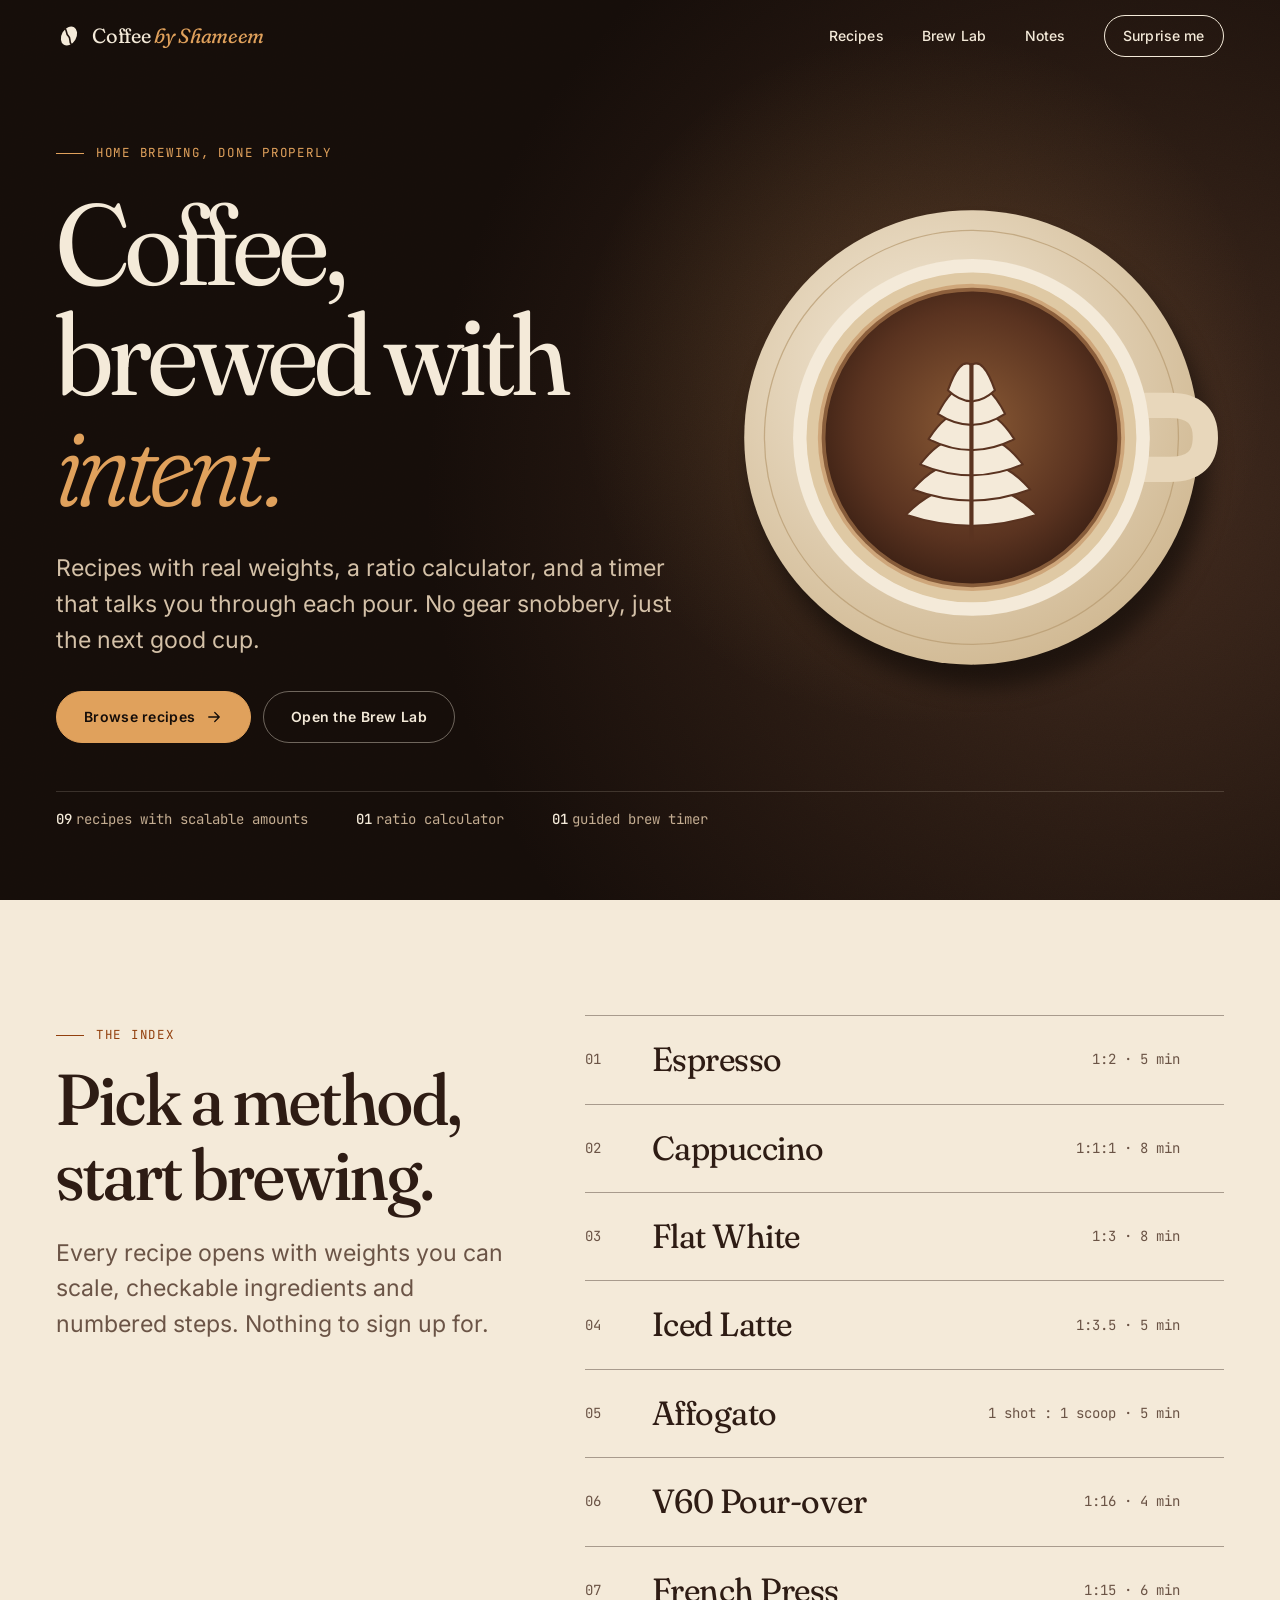
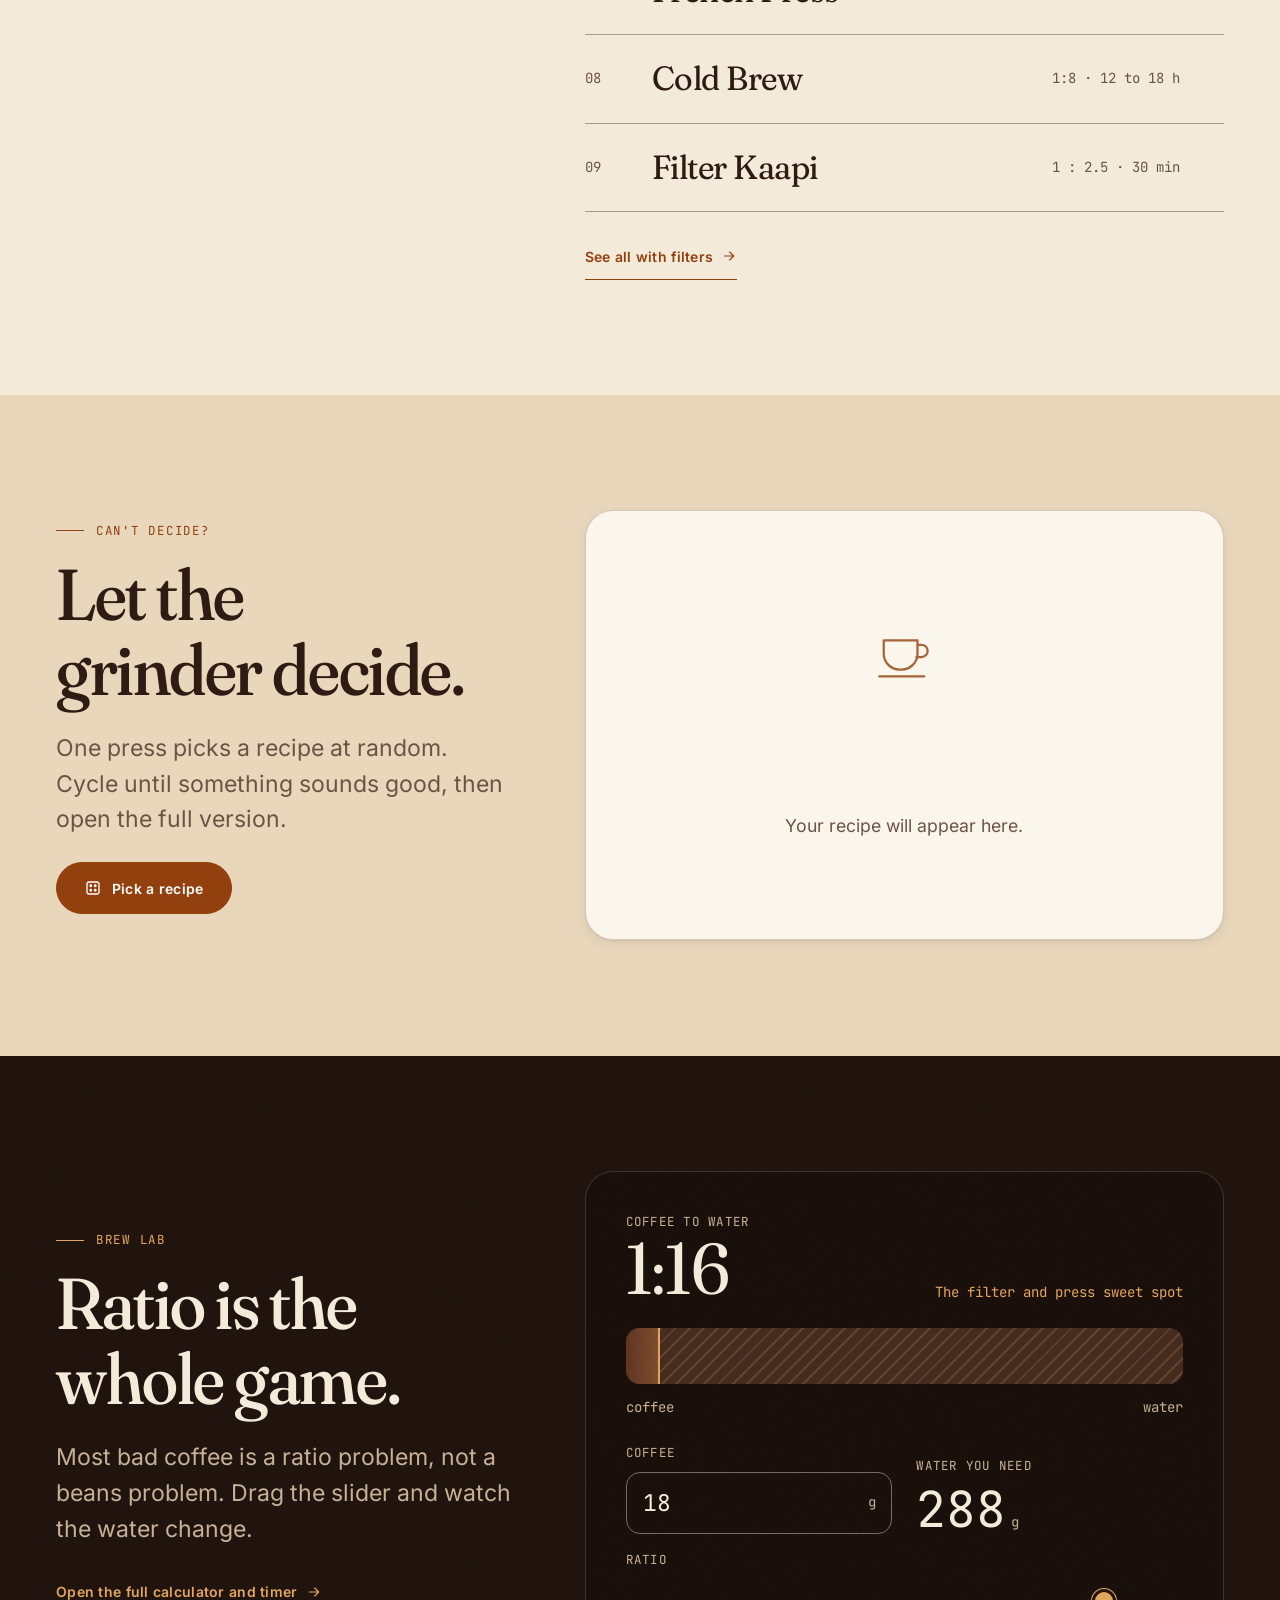
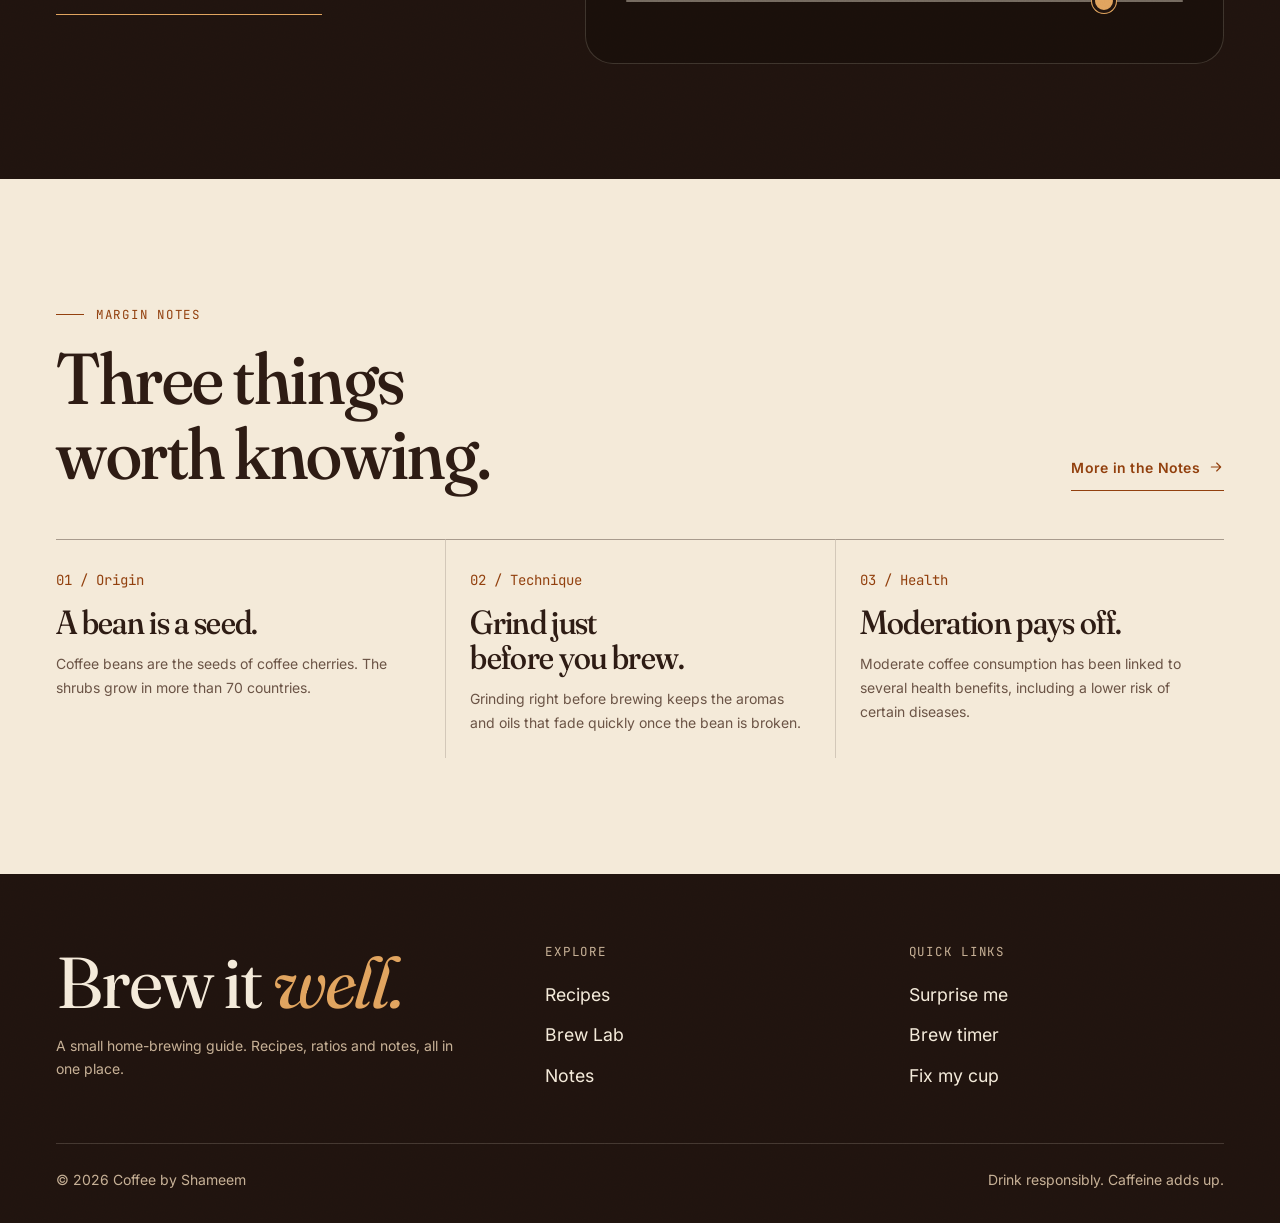
<file: index.html>
<!DOCTYPE html>
<html lang="en">
<head>
  <meta charset="UTF-8">
  <meta name="viewport" content="width=device-width, initial-scale=1">
  <title>Coffee by Shameem — recipes, ratios and a brew timer</title>
  <meta name="description" content="Nine coffee recipes with scalable ingredients, a ratio calculator, a guided brew timer and plain-English troubleshooting. Brew a better cup at home.">
  <meta name="theme-color" content="#150d09">
  <meta property="og:type" content="website">
  <meta property="og:title" content="Coffee by Shameem">
  <meta property="og:description" content="Nine recipes, a ratio calculator and a guided brew timer for better coffee at home.">
  <meta property="og:image" content="assets/og-image.png">
  <meta name="twitter:card" content="summary_large_image">
  <link rel="icon" href="assets/favicon.svg" type="image/svg+xml">
  <link rel="preload" href="assets/fonts/fraunces-latin-full-normal.woff2" as="font" type="font/woff2" crossorigin>
  <link rel="stylesheet" href="css/fonts.css">
  <link rel="stylesheet" href="css/tokens.css">
  <link rel="stylesheet" href="css/base.css">
  <link rel="stylesheet" href="css/components.css">
  <link rel="stylesheet" href="css/pages.css">
  <script>document.documentElement.classList.add('js');</script>
</head>
<body class="has-dark-hero">
  <a class="skip-link" href="#main">Skip to content</a>

  <header class="site-header">
    <div class="wrap header-inner">
      <a class="brand" href="index.html" aria-label="Coffee by Shameem, home">
        <svg viewBox="0 0 32 32" aria-hidden="true"><ellipse cx="16" cy="16" rx="9" ry="12.5" transform="rotate(30 16 16)" fill="currentColor"/><path d="M10.5 6.2c4 3.4 1 6.6 4.6 9.7s.6 6.4 3.4 10" fill="none" stroke="var(--espresso-900)" stroke-width="2" stroke-linecap="round"/></svg>
        <span>Coffee <em>by Shameem</em></span>
      </a>
      <button class="menu-btn" type="button" aria-expanded="false" aria-controls="site-nav" aria-label="Open menu"><span></span><span></span></button>
      <nav class="nav" id="site-nav" aria-label="Primary">
        <ul>
          <li><a href="recipes.html">Recipes</a></li>
          <li><a href="brew-lab.html">Brew Lab</a></li>
          <li><a href="notes.html">Notes</a></li>
          <li><a class="nav-cta" href="recipes.html#random">Surprise me</a></li>
        </ul>
      </nav>
    </div>
  </header>

  <main id="main">
    <!-- HERO -->
    <section class="hero theme-dark grain" data-spotlight aria-labelledby="hero-title">
      <div class="wrap hero-grid">
        <div class="hero-copy">
          <p class="eyebrow">Home brewing, done properly</p>
          <h1 id="hero-title">
            <span class="l"><span style="--i:0">Coffee,</span></span>
            <span class="l"><span style="--i:1">brewed with</span></span>
            <span class="l"><span style="--i:2"><em>intent.</em></span></span>
          </h1>
          <p class="lede">Recipes with real weights, a ratio calculator, and a timer that talks you through each pour. No gear snobbery, just the next good cup.</p>
          <div class="hero-cta">
            <a class="btn" href="recipes.html">Browse recipes <svg class="arrow" viewBox="0 0 24 24" fill="none" stroke="currentColor" stroke-width="1.75" stroke-linecap="round" stroke-linejoin="round" aria-hidden="true"><path d="M5 12h14M13 6l6 6-6 6"/></svg></a>
            <a class="btn btn--ghost" href="brew-lab.html">Open the Brew Lab</a>
          </div>
        </div>

        <div class="hero-art" aria-hidden="true">
          <div data-parallax>
            <svg viewBox="0 0 600 600" focusable="false">
              <defs>
                <radialGradient id="coffee" cx="50%" cy="46%" r="55%">
                  <stop offset="0" stop-color="#8a5a35"/>
                  <stop offset="0.7" stop-color="#5a3320"/>
                  <stop offset="1" stop-color="#3b2014"/>
                </radialGradient>
                <radialGradient id="saucer" cx="40%" cy="36%" r="75%">
                  <stop offset="0" stop-color="#f4ead9"/>
                  <stop offset="1" stop-color="#cdb48c"/>
                </radialGradient>
                <filter id="soft" x="-20%" y="-20%" width="140%" height="140%"><feGaussianBlur stdDeviation="14"/></filter>
              </defs>
              <circle class="ripple" cx="300" cy="300" r="285" fill="none" stroke="#e0a15c" stroke-width="2"/>
              <circle class="ripple" cx="300" cy="300" r="285" fill="none" stroke="#e0a15c" stroke-width="2"/>
              <circle class="ripple" cx="300" cy="300" r="285" fill="none" stroke="#e0a15c" stroke-width="2"/>
              <circle cx="312" cy="326" r="270" fill="#000" opacity="0.5" filter="url(#soft)"/>
              <circle cx="300" cy="300" r="270" fill="url(#saucer)"/>
              <circle cx="300" cy="300" r="246" fill="none" stroke="#b79a70" stroke-width="1.5" opacity="0.7"/>
              <path d="M492 262H536Q578 262 578 300Q578 338 536 338H492" fill="none" stroke="#e8d7bb" stroke-width="30" stroke-linejoin="round" stroke-linecap="round"/>
              <circle cx="300" cy="300" r="212" fill="#f4ead9"/>
              <circle cx="300" cy="300" r="196" fill="#dfc9a4"/>
              <circle cx="300" cy="300" r="178" fill="url(#coffee)"/>
              <circle cx="300" cy="300" r="178" fill="none" stroke="#c18a58" stroke-width="9" opacity="0.55"/>
              <g fill="#f4ead9" stroke="#5a3320" stroke-width="2.5" stroke-linejoin="round">
                <path d="M222 392Q261 352 300 362Q339 352 378 392Q300 418 222 392Z"/>
                <path d="M230 362Q265 322 300 332Q335 322 370 362Q300 388 230 362Z"/>
                <path d="M239 332Q269.5 292 300 302Q330.5 292 361 332Q300 358 239 332Z"/>
                <path d="M249 302Q274.5 262 300 272Q325.5 262 351 302Q300 328 249 302Z"/>
                <path d="M260 272Q280 232 300 242Q320 232 340 272Q300 298 260 272Z"/>
                <path d="M272 244Q286 204 300 214Q314 204 328 244Q300 270 272 244Z"/>
              </g>
              <path d="M300 422V214" stroke="#5a3320" stroke-width="5" stroke-linecap="round"/>
            </svg>
          </div>
        </div>
      </div>

      <div class="wrap">
        <ul class="hero-meta">
          <li><b>09</b>recipes with scalable amounts</li>
          <li><b>01</b>ratio calculator</li>
          <li><b>01</b>guided brew timer</li>
        </ul>
      </div>
    </section>

    <!-- METHOD INDEX -->
    <section class="section" aria-labelledby="index-title">
      <div class="wrap split">
        <div class="split-head" data-reveal>
          <p class="eyebrow">The index</p>
          <h2 id="index-title">Pick a method, start brewing.</h2>
          <p class="lede">Every recipe opens with weights you can scale, checkable ingredients and numbered steps. Nothing to sign up for.</p>
        </div>
        <div>
          <ol class="index-list" id="method-index" data-reveal style="--i:1"></ol>
          <div class="index-foot"><a class="link-arrow" href="recipes.html">See all with filters <svg viewBox="0 0 24 24" fill="none" stroke="currentColor" stroke-width="1.75" stroke-linecap="round" stroke-linejoin="round" aria-hidden="true"><path d="M5 12h14M13 6l6 6-6 6"/></svg></a></div>
        </div>
      </div>
    </section>

    <!-- SURPRISE ME -->
    <section class="section theme-latte" id="surprise" aria-labelledby="surprise-title">
      <div class="wrap surprise-grid">
        <div data-reveal>
          <p class="eyebrow">Can't decide?</p>
          <h2 id="surprise-title">Let the grinder decide.</h2>
          <p class="lede">One press picks a recipe at random. Cycle until something sounds good, then open the full version.</p>
          <button class="btn" type="button" id="surprise-btn">
            <svg viewBox="0 0 24 24" fill="none" stroke="currentColor" stroke-width="1.75" stroke-linecap="round" stroke-linejoin="round" aria-hidden="true"><rect x="4" y="4" width="16" height="16" rx="3"/><circle cx="9" cy="9" r="1" fill="currentColor"/><circle cx="15" cy="15" r="1" fill="currentColor"/><circle cx="15" cy="9" r="1" fill="currentColor"/><circle cx="9" cy="15" r="1" fill="currentColor"/></svg>
            <span>Pick a recipe</span>
          </button>
        </div>
        <div class="pick-panel" id="pick-panel" aria-live="polite" data-reveal style="--i:1">
          <div class="pick-empty">
            <svg viewBox="0 0 64 64" fill="none" stroke="currentColor" stroke-width="2" stroke-linecap="round" stroke-linejoin="round" aria-hidden="true"><path d="M14 26h30v12a14 14 0 0 1-14 14h-2a14 14 0 0 1-14-14V26z"/><path d="M44 30h3.5a5.5 5.5 0 0 1 0 11H43"/><path d="M10 58h40"/></svg>
            <p>Your recipe will appear here.</p>
          </div>
        </div>
      </div>
    </section>

    <!-- RATIO DIAL -->
    <section class="section theme-dark grain" aria-labelledby="dial-title">
      <div class="wrap dial-grid">
        <div data-reveal>
          <p class="eyebrow">Brew Lab</p>
          <h2 id="dial-title">Ratio is the whole game.</h2>
          <p class="lede">Most bad coffee is a ratio problem, not a beans problem. Drag the slider and watch the water change.</p>
          <a class="link-arrow" href="brew-lab.html">Open the full calculator and timer <svg viewBox="0 0 24 24" fill="none" stroke="currentColor" stroke-width="1.75" stroke-linecap="round" stroke-linejoin="round" aria-hidden="true"><path d="M5 12h14M13 6l6 6-6 6"/></svg></a>
        </div>

        <div class="dial" data-reveal style="--i:1">
          <div class="dial-top">
            <div>
              <div class="label">Coffee to water</div>
              <div class="dial-ratio">1:<span id="dial-ratio-val">16</span></div>
            </div>
            <div class="dial-zone" id="dial-zone" aria-live="polite"></div>
          </div>
          <div class="bar" aria-hidden="true"><div class="b-coffee" id="dial-bar" style="flex-basis:6%"></div><div class="b-water"></div></div>
          <div class="bar-legend" aria-hidden="true"><span>coffee</span><span>water</span></div>
          <div class="dial-controls">
            <div class="field">
              <label for="dial-coffee">Coffee</label>
              <div class="input-unit"><input class="input input--num" id="dial-coffee" type="number" inputmode="decimal" min="1" max="500" step="1" value="18"><span>g</span></div>
            </div>
            <div class="field">
              <span class="label">Water you need</span>
              <div class="dial-out"><output id="dial-water" for="dial-coffee dial-ratio">288</output><small>g</small></div>
            </div>
          </div>
          <div class="field" style="margin-top:var(--space-4)">
            <label for="dial-ratio">Ratio</label>
            <input id="dial-ratio" type="range" min="2" max="18" step="0.5" value="16" aria-describedby="dial-zone">
          </div>
        </div>
      </div>
    </section>

    <!-- MARGIN NOTES -->
    <section class="section" aria-labelledby="notes-title">
      <div class="wrap">
        <div class="notes-head" data-reveal>
          <div>
            <p class="eyebrow">Margin notes</p>
            <h2 id="notes-title">Three things worth knowing.</h2>
          </div>
          <a class="link-arrow" href="notes.html">More in the Notes <svg viewBox="0 0 24 24" fill="none" stroke="currentColor" stroke-width="1.75" stroke-linecap="round" stroke-linejoin="round" aria-hidden="true"><path d="M5 12h14M13 6l6 6-6 6"/></svg></a>
        </div>
        <div class="margin-notes">
          <article class="margin-note" data-reveal>
            <span class="mono">01 / Origin</span>
            <h3>A bean is a seed.</h3>
            <p>Coffee beans are the seeds of coffee cherries. The shrubs grow in more than 70 countries.</p>
          </article>
          <article class="margin-note" data-reveal style="--i:1">
            <span class="mono">02 / Technique</span>
            <h3>Grind just before you brew.</h3>
            <p>Grinding right before brewing keeps the aromas and oils that fade quickly once the bean is broken.</p>
          </article>
          <article class="margin-note" data-reveal style="--i:2">
            <span class="mono">03 / Health</span>
            <h3>Moderation pays off.</h3>
            <p>Moderate coffee consumption has been linked to several health benefits, including a lower risk of certain diseases.</p>
          </article>
        </div>
      </div>
    </section>
  </main>

  <footer class="site-footer theme-dark grain">
    <div class="wrap">
      <div class="footer-top">
        <div class="footer-brand">
          <p class="footer-big">Brew it <em>well.</em></p>
          <p>A small home-brewing guide. Recipes, ratios and notes, all in one place.</p>
        </div>
        <nav class="footer-col" aria-label="Explore">
          <h2>Explore</h2>
          <a href="recipes.html">Recipes</a>
          <a href="brew-lab.html">Brew Lab</a>
          <a href="notes.html">Notes</a>
        </nav>
        <nav class="footer-col" aria-label="Quick links">
          <h2>Quick links</h2>
          <a href="recipes.html#random">Surprise me</a>
          <a href="brew-lab.html#timer">Brew timer</a>
          <a href="notes.html#fix">Fix my cup</a>
        </nav>
      </div>
      <div class="footer-bottom">
        <span>&copy; <span data-year>2026</span> Coffee by Shameem</span>
        <span>Drink responsibly. Caffeine adds up.</span>
      </div>
    </div>
  </footer>

  <script src="js/data.js"></script>
  <script src="js/main.js"></script>
  <script src="js/home.js"></script>
</body>
</html>
</file>
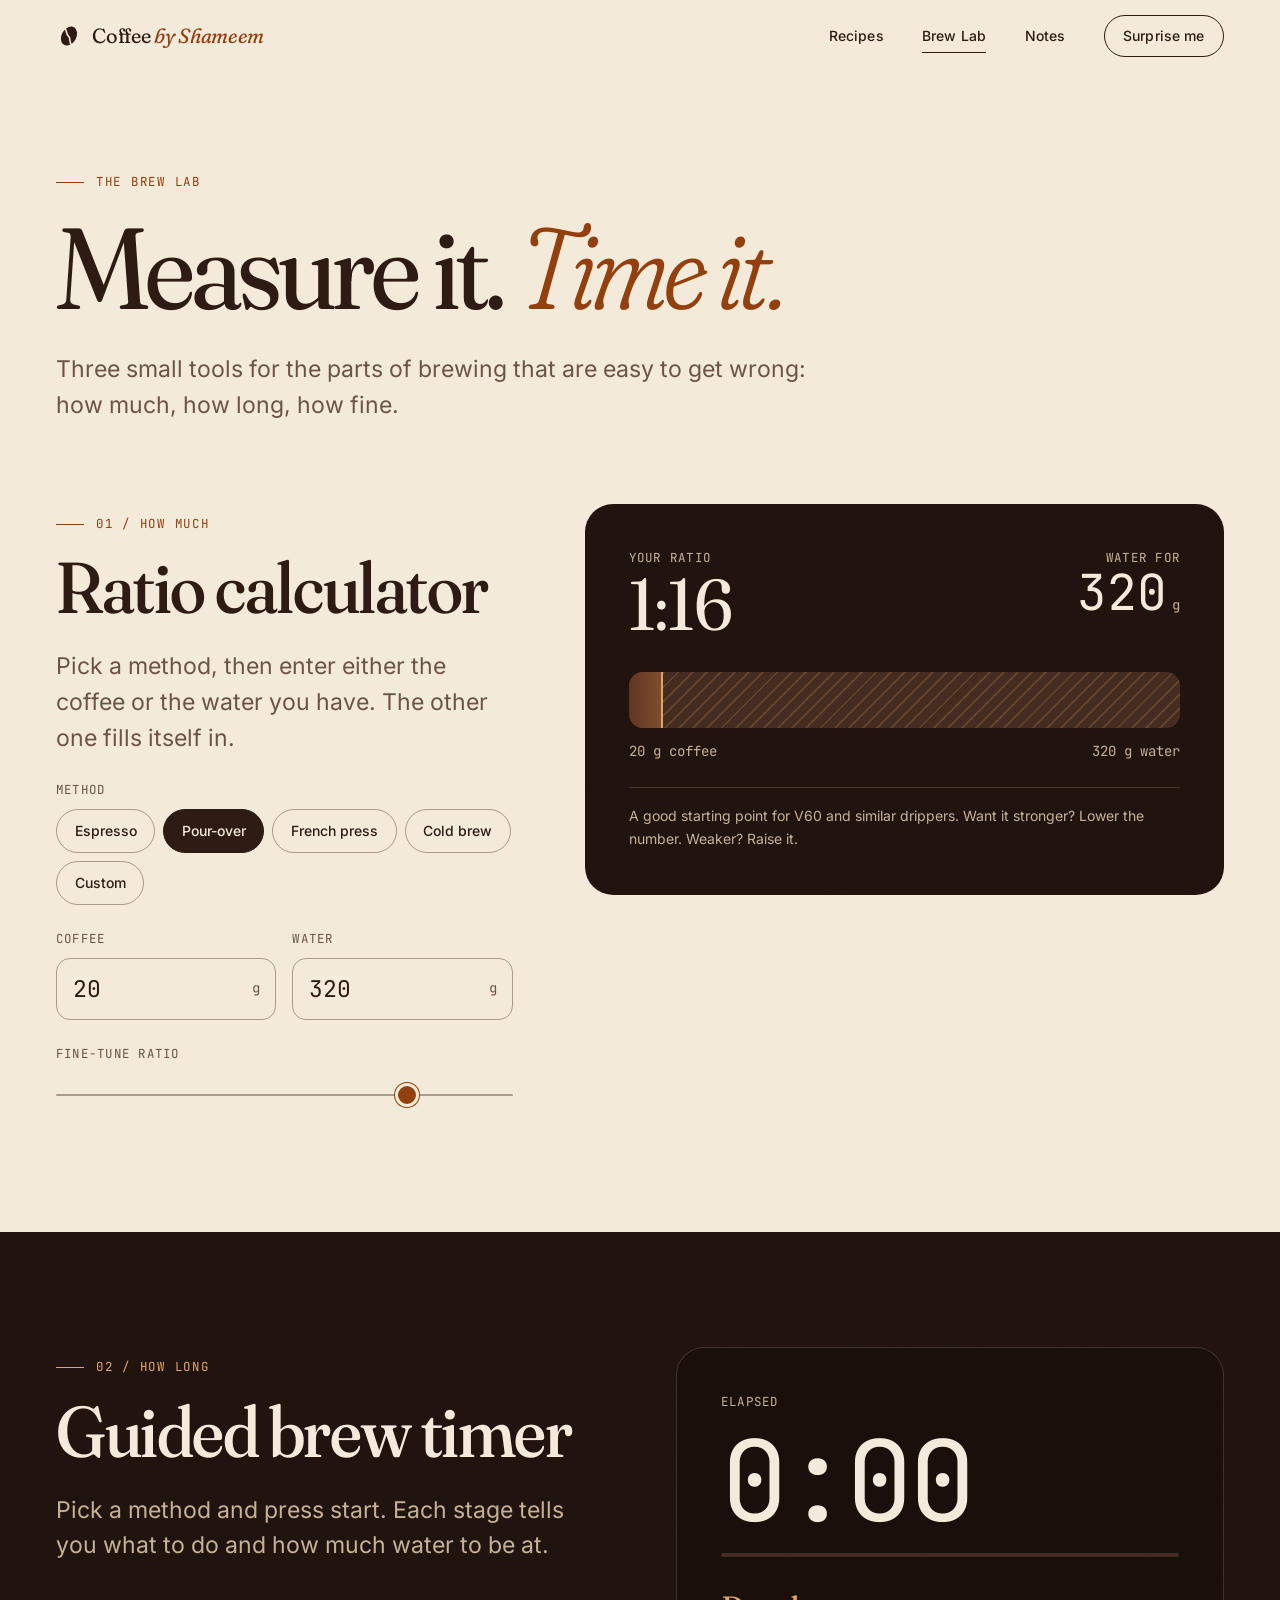
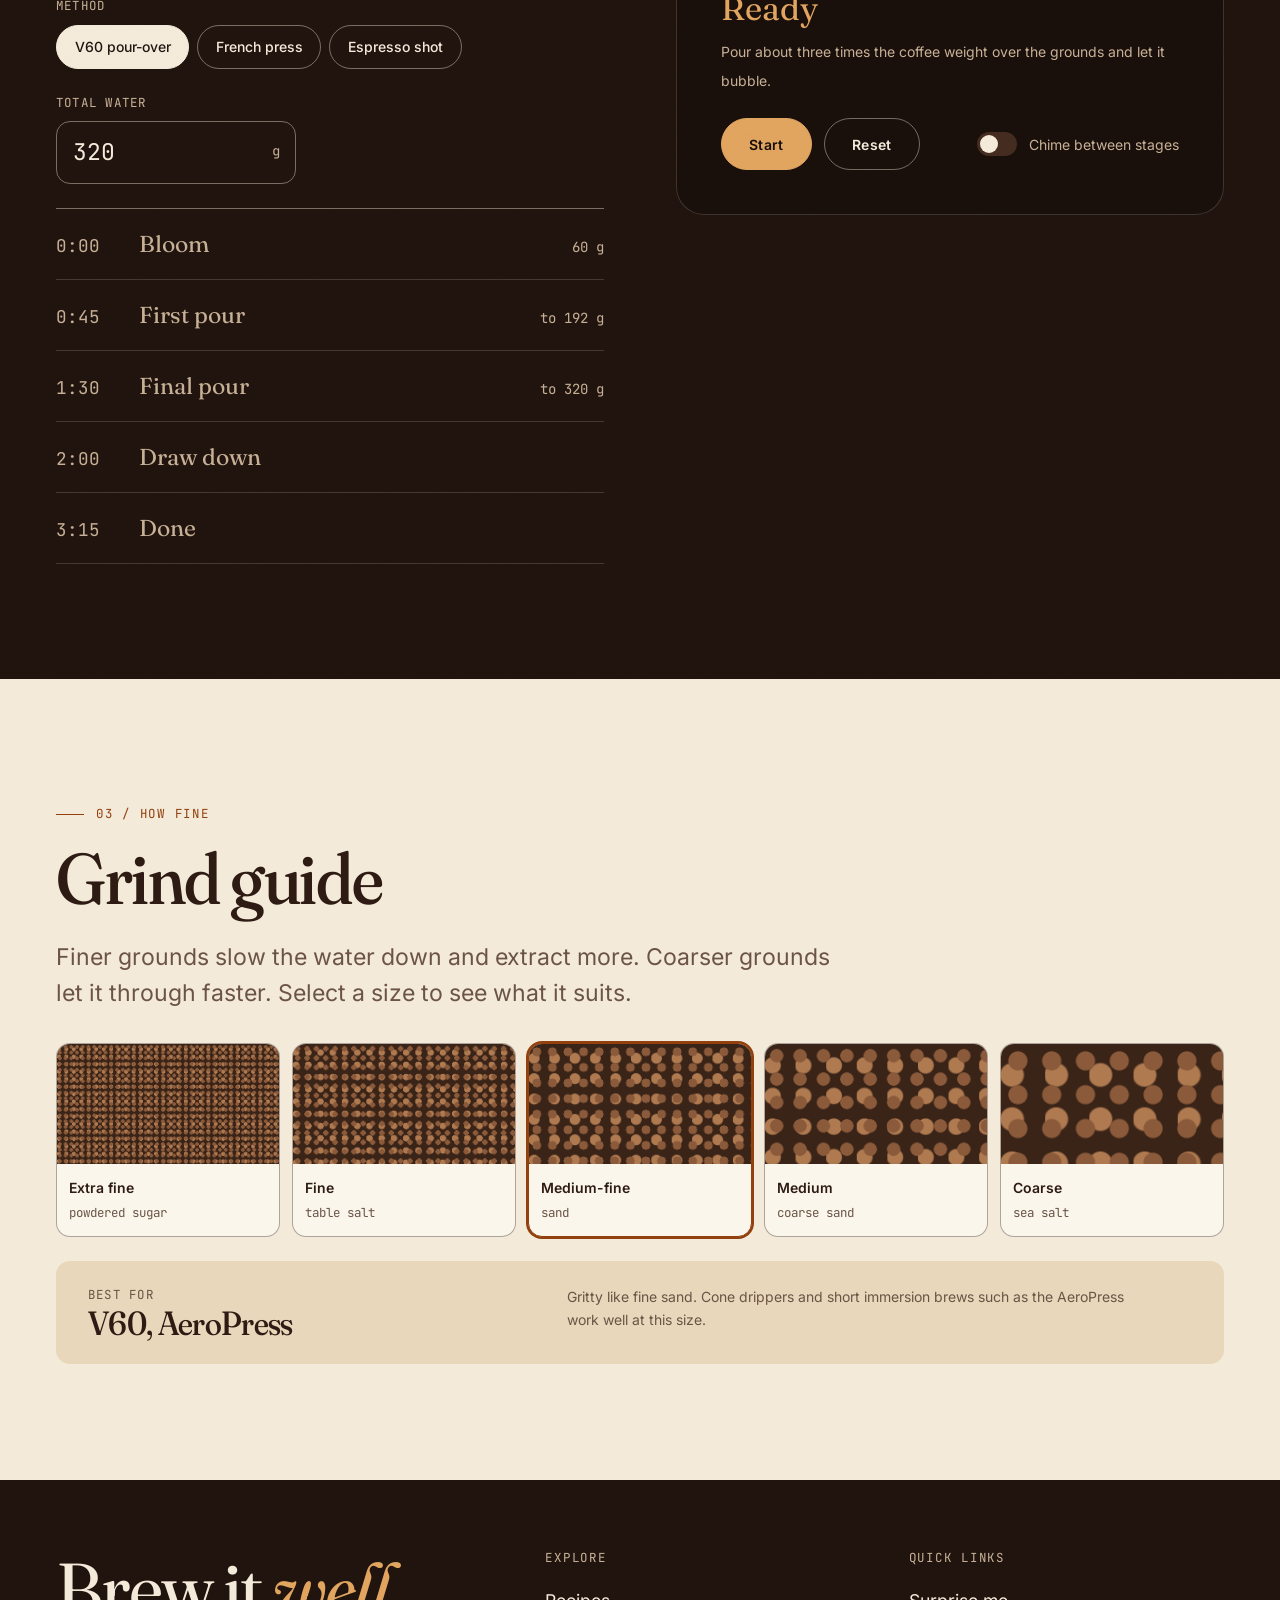
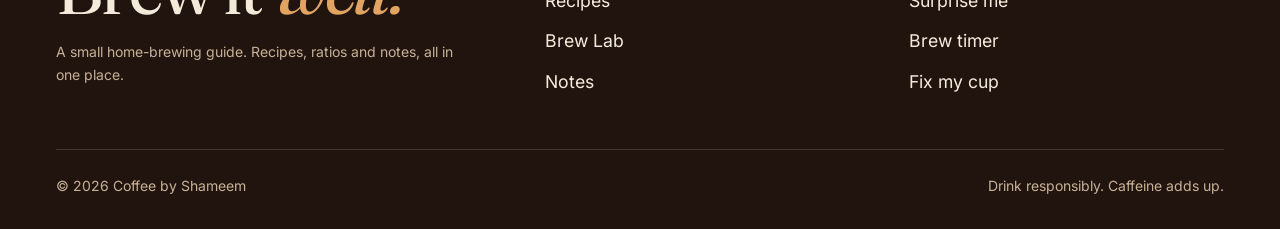
<file: brew-lab.html>
<!DOCTYPE html>
<html lang="en">
<head>
  <meta charset="UTF-8">
  <meta name="viewport" content="width=device-width, initial-scale=1">
  <title>Brew Lab — ratio calculator, brew timer and grind guide</title>
  <meta name="description" content="Work out coffee-to-water ratios for espresso, pour-over, French press and cold brew. Follow a guided V60 timer and pick the right grind size.">
  <meta name="theme-color" content="#f4ead9">
  <meta property="og:type" content="website">
  <meta property="og:title" content="Brew Lab — Coffee by Shameem">
  <meta property="og:description" content="A ratio calculator, guided brew timer and grind guide.">
  <meta property="og:image" content="assets/og-image.png">
  <link rel="icon" href="assets/favicon.svg" type="image/svg+xml">
  <link rel="preload" href="assets/fonts/fraunces-latin-full-normal.woff2" as="font" type="font/woff2" crossorigin>
  <link rel="stylesheet" href="css/fonts.css">
  <link rel="stylesheet" href="css/tokens.css">
  <link rel="stylesheet" href="css/base.css">
  <link rel="stylesheet" href="css/components.css">
  <link rel="stylesheet" href="css/pages.css">
  <script>document.documentElement.classList.add('js');</script>
</head>
<body>
  <a class="skip-link" href="#main">Skip to content</a>

  <header class="site-header">
    <div class="wrap header-inner">
      <a class="brand" href="index.html" aria-label="Coffee by Shameem, home">
        <svg viewBox="0 0 32 32" aria-hidden="true"><ellipse cx="16" cy="16" rx="9" ry="12.5" transform="rotate(30 16 16)" fill="currentColor"/><path d="M10.5 6.2c4 3.4 1 6.6 4.6 9.7s.6 6.4 3.4 10" fill="none" stroke="var(--bg)" stroke-width="2" stroke-linecap="round"/></svg>
        <span>Coffee <em>by Shameem</em></span>
      </a>
      <button class="menu-btn" type="button" aria-expanded="false" aria-controls="site-nav" aria-label="Open menu"><span></span><span></span></button>
      <nav class="nav" id="site-nav" aria-label="Primary">
        <ul>
          <li><a href="recipes.html">Recipes</a></li>
          <li><a href="brew-lab.html" aria-current="page">Brew Lab</a></li>
          <li><a href="notes.html">Notes</a></li>
          <li><a class="nav-cta" href="recipes.html#random">Surprise me</a></li>
        </ul>
      </nav>
    </div>
  </header>

  <main id="main">
    <section class="page-head">
      <div class="wrap">
        <p class="eyebrow">The Brew Lab</p>
        <h1>Measure it. <em>Time it.</em></h1>
        <p class="lede">Three small tools for the parts of brewing that are easy to get wrong: how much, how long, how fine.</p>
      </div>
    </section>

    <!-- RATIO CALCULATOR -->
    <section class="section" id="ratio" style="padding-top:var(--space-6)" aria-labelledby="ratio-title">
      <div class="wrap lab-block">
        <div class="lab-controls" data-reveal>
          <div>
            <p class="eyebrow">01 / How much</p>
            <h2 id="ratio-title">Ratio calculator</h2>
            <p class="lede">Pick a method, then enter either the coffee or the water you have. The other one fills itself in.</p>
          </div>
          <div class="field">
            <span class="label" id="method-label">Method</span>
            <div class="chips" id="calc-methods" role="radiogroup" aria-labelledby="method-label"></div>
          </div>
          <div class="pair">
            <div class="field">
              <label for="calc-coffee">Coffee</label>
              <div class="input-unit"><input class="input input--num" id="calc-coffee" type="number" inputmode="decimal" min="0" step="0.5" value="18"><span>g</span></div>
            </div>
            <div class="field">
              <label for="calc-water">Water</label>
              <div class="input-unit"><input class="input input--num" id="calc-water" type="number" inputmode="decimal" min="0" step="1" value="288"><span>g</span></div>
            </div>
          </div>
          <div class="field">
            <label for="calc-ratio">Fine-tune ratio</label>
            <input id="calc-ratio" type="range" min="1.5" max="20" step="0.5" value="16">
          </div>
        </div>

        <div class="readout theme-dark grain" data-reveal style="--i:1">
          <div class="dial-top">
            <div>
              <div class="label">Your ratio</div>
              <div class="dial-ratio">1:<span id="calc-ratio-val">16</span></div>
            </div>
            <div style="text-align:right">
              <div class="label">Water for</div>
              <div class="dial-out"><output id="calc-out-water">288</output><small>g</small></div>
            </div>
          </div>
          <div class="bar" aria-hidden="true"><div class="b-coffee" id="calc-bar"></div><div class="b-water"></div></div>
          <div class="bar-legend" aria-hidden="true"><span id="calc-leg-coffee">18 g coffee</span><span id="calc-leg-water">288 g water</span></div>
          <p class="readout-note" id="calc-note" aria-live="polite"></p>
        </div>
      </div>
    </section>

    <!-- TIMER -->
    <section class="section theme-dark grain" id="timer" aria-labelledby="timer-title">
      <div class="wrap timer-wrap">
        <div data-reveal>
          <p class="eyebrow">02 / How long</p>
          <h2 id="timer-title" style="font-size:var(--step-4);margin-block:var(--space-4) var(--space-5)">Guided brew timer</h2>
          <p class="lede">Pick a method and press start. Each stage tells you what to do and how much water to be at.</p>
          <div class="field" style="margin-top:var(--space-6)">
            <span class="label" id="tm-label">Method</span>
            <div class="chips" id="timer-methods" role="radiogroup" aria-labelledby="tm-label"></div>
          </div>
          <div class="field" id="timer-water-field" style="margin-top:var(--space-5);max-width:240px">
            <label for="timer-water">Total water</label>
            <div class="input-unit"><input class="input input--num" id="timer-water" type="number" inputmode="decimal" min="50" max="1000" step="10" value="320"><span>g</span></div>
          </div>
          <ol class="stage-list" id="stage-list"></ol>
        </div>

        <div class="timer-face" data-reveal style="--i:1">
          <div class="label">Elapsed</div>
          <div class="timer-clock" id="clock" role="timer" aria-label="Elapsed time">0:00</div>
          <div class="progress" aria-hidden="true"><i id="progress"></i></div>
          <div class="timer-now" id="now" aria-live="polite"></div>
          <div class="timer-actions">
            <button class="btn" type="button" id="tm-start">Start</button>
            <button class="btn btn--ghost" type="button" id="tm-reset">Reset</button>
            <label class="toggle"><input type="checkbox" id="tm-chime"><span class="sw" aria-hidden="true"></span>Chime between stages</label>
          </div>
        </div>
      </div>
    </section>

    <!-- GRIND GUIDE -->
    <section class="section" id="grind" aria-labelledby="grind-title">
      <div class="wrap">
        <div data-reveal>
          <p class="eyebrow">03 / How fine</p>
          <h2 id="grind-title" style="font-size:var(--step-4);margin-block:var(--space-4) var(--space-5)">Grind guide</h2>
          <p class="lede">Finer grounds slow the water down and extract more. Coarser grounds let it through faster. Select a size to see what it suits.</p>
        </div>
        <div class="grind-scale" id="grind-scale" role="group" aria-label="Grind sizes" data-reveal style="--i:1"></div>
        <div class="grind-detail" id="grind-detail" aria-live="polite"></div>
      </div>
    </section>
  </main>

  <footer class="site-footer theme-dark grain">
    <div class="wrap">
      <div class="footer-top">
        <div class="footer-brand">
          <p class="footer-big">Brew it <em>well.</em></p>
          <p>A small home-brewing guide. Recipes, ratios and notes, all in one place.</p>
        </div>
        <nav class="footer-col" aria-label="Explore">
          <h2>Explore</h2>
          <a href="recipes.html">Recipes</a>
          <a href="brew-lab.html">Brew Lab</a>
          <a href="notes.html">Notes</a>
        </nav>
        <nav class="footer-col" aria-label="Quick links">
          <h2>Quick links</h2>
          <a href="recipes.html#random">Surprise me</a>
          <a href="brew-lab.html#timer">Brew timer</a>
          <a href="notes.html#fix">Fix my cup</a>
        </nav>
      </div>
      <div class="footer-bottom">
        <span>&copy; <span data-year>2026</span> Coffee by Shameem</span>
        <span>Drink responsibly. Caffeine adds up.</span>
      </div>
    </div>
  </footer>

  <script src="js/data.js"></script>
  <script src="js/main.js"></script>
  <script src="js/brew-lab.js"></script>
</body>
</html>
</file>
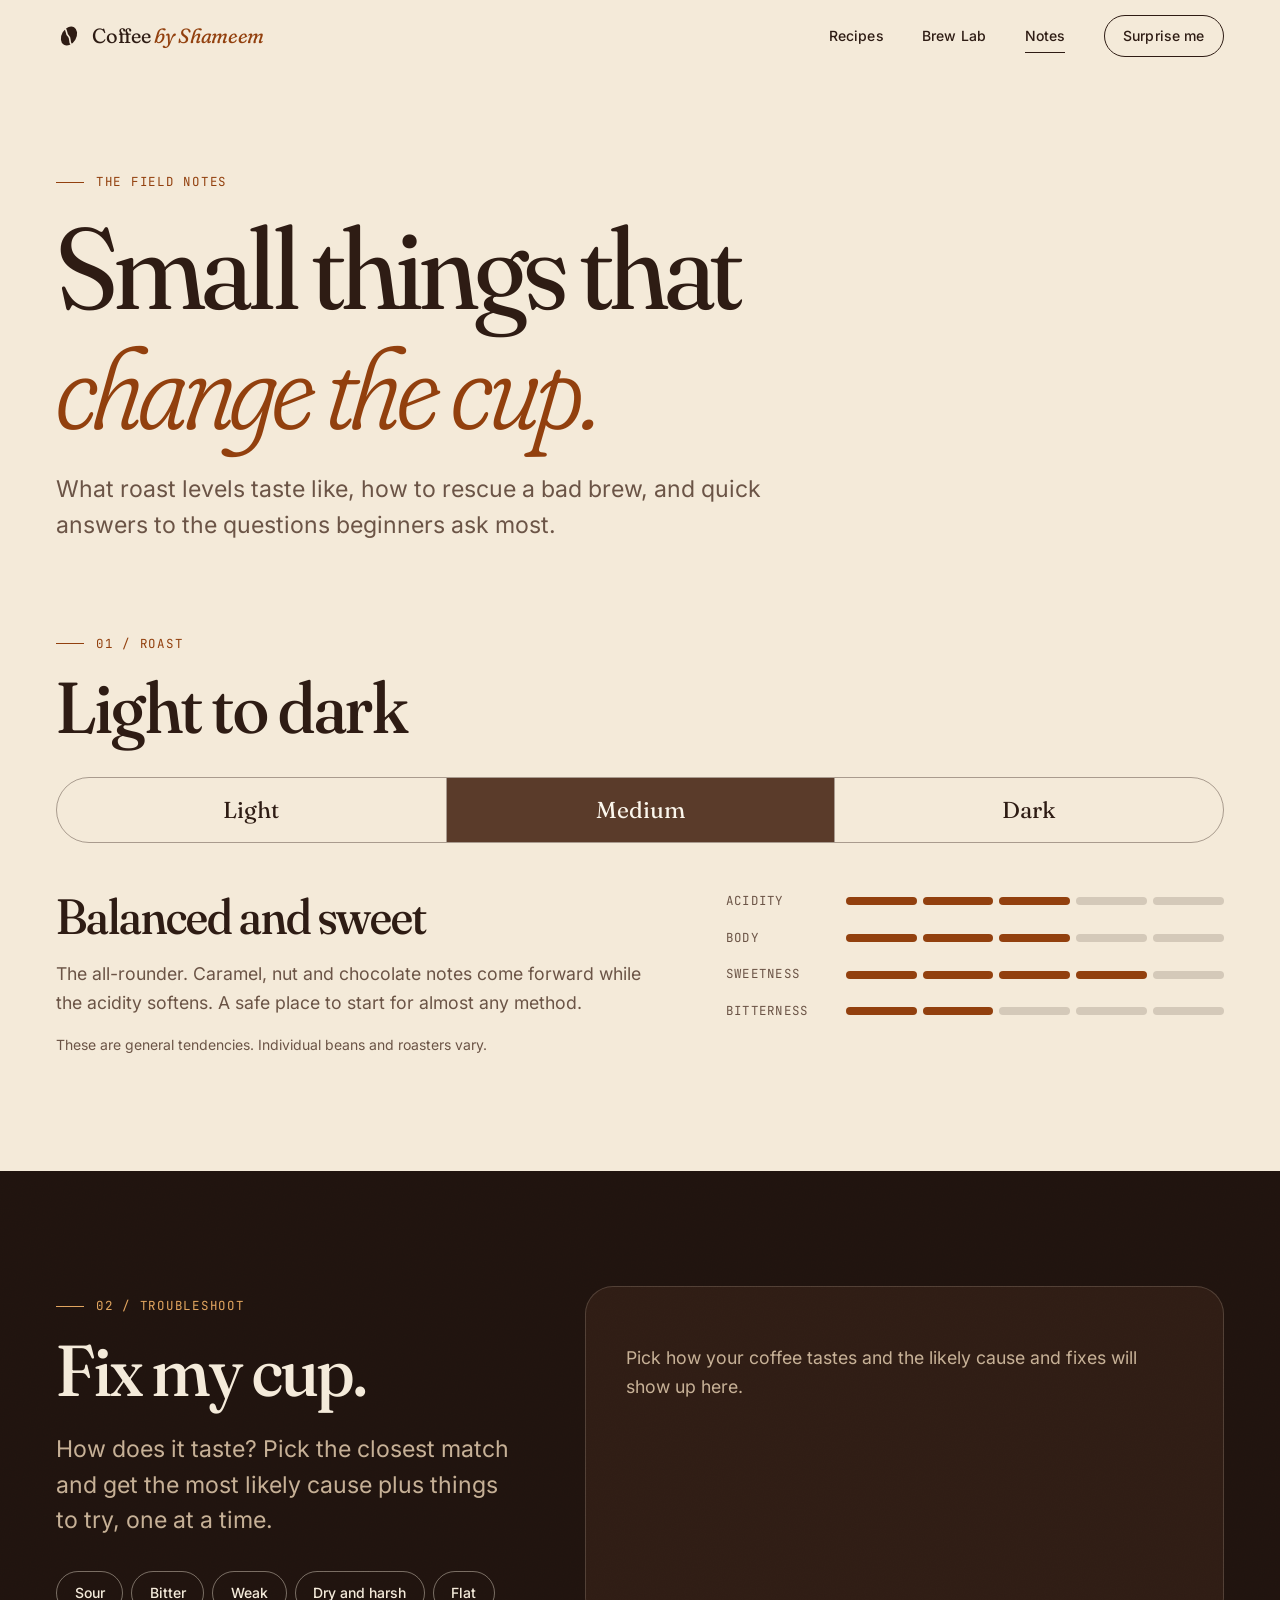
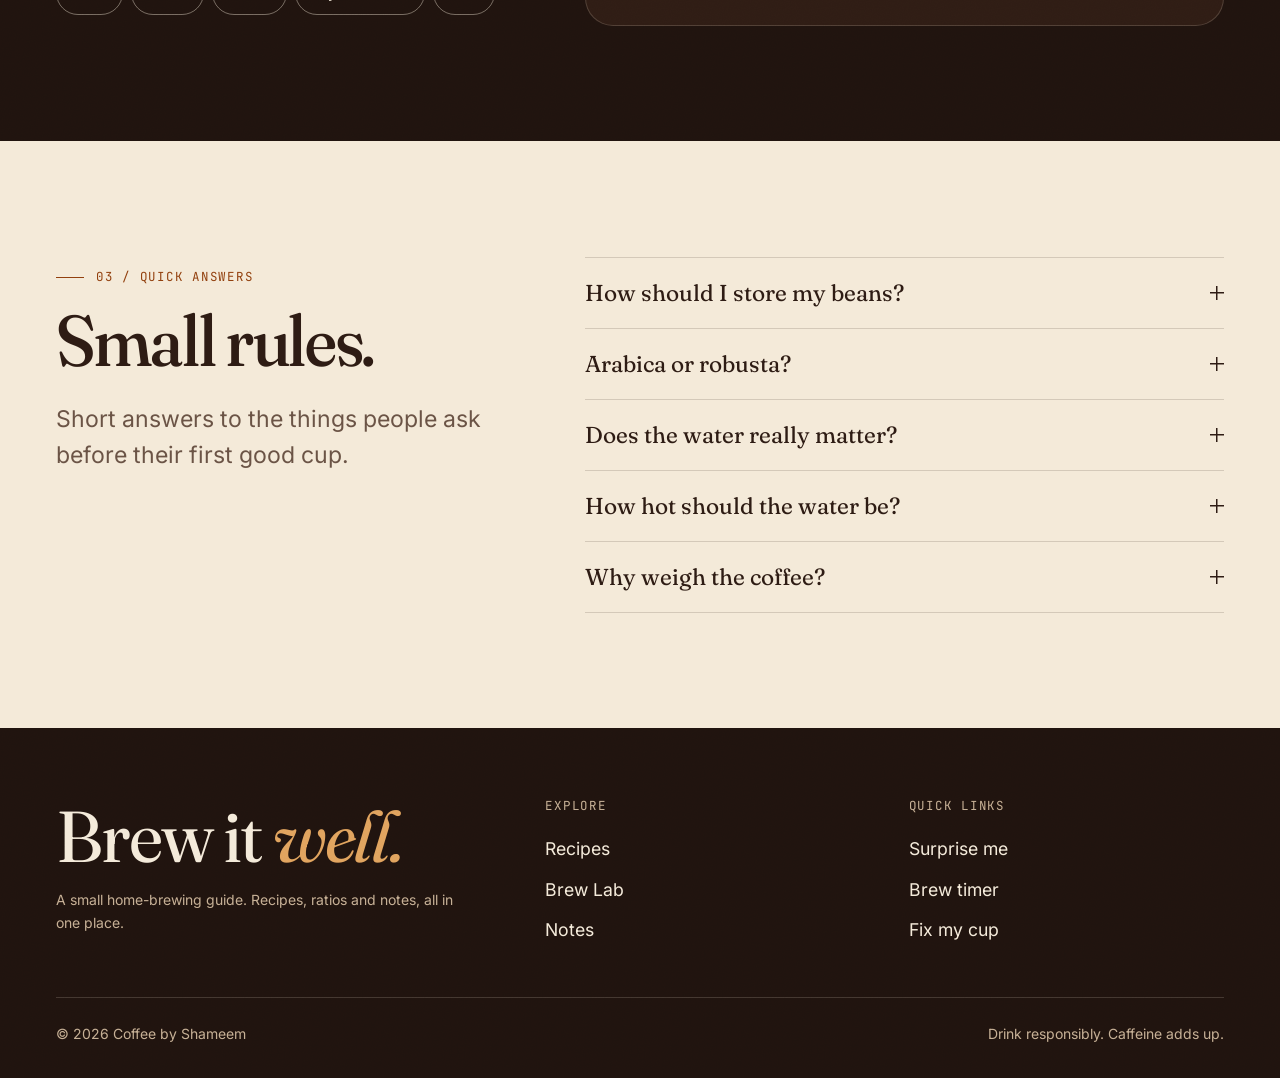
<file: notes.html>
<!DOCTYPE html>
<html lang="en">
<head>
  <meta charset="UTF-8">
  <meta name="viewport" content="width=device-width, initial-scale=1">
  <title>Notes — roast levels, fixing a bad cup, small rules</title>
  <meta name="description" content="A plain-English coffee primer: what roast levels taste like, how to fix sour or bitter coffee, and answers to common beginner questions.">
  <meta name="theme-color" content="#f4ead9">
  <meta property="og:type" content="website">
  <meta property="og:title" content="Notes — Coffee by Shameem">
  <meta property="og:description" content="Roast levels, troubleshooting and small rules for better coffee.">
  <meta property="og:image" content="assets/og-image.png">
  <link rel="icon" href="assets/favicon.svg" type="image/svg+xml">
  <link rel="preload" href="assets/fonts/fraunces-latin-full-normal.woff2" as="font" type="font/woff2" crossorigin>
  <link rel="stylesheet" href="css/fonts.css">
  <link rel="stylesheet" href="css/tokens.css">
  <link rel="stylesheet" href="css/base.css">
  <link rel="stylesheet" href="css/components.css">
  <link rel="stylesheet" href="css/pages.css">
  <script>document.documentElement.classList.add('js');</script>
</head>
<body>
  <a class="skip-link" href="#main">Skip to content</a>

  <header class="site-header">
    <div class="wrap header-inner">
      <a class="brand" href="index.html" aria-label="Coffee by Shameem, home">
        <svg viewBox="0 0 32 32" aria-hidden="true"><ellipse cx="16" cy="16" rx="9" ry="12.5" transform="rotate(30 16 16)" fill="currentColor"/><path d="M10.5 6.2c4 3.4 1 6.6 4.6 9.7s.6 6.4 3.4 10" fill="none" stroke="var(--bg)" stroke-width="2" stroke-linecap="round"/></svg>
        <span>Coffee <em>by Shameem</em></span>
      </a>
      <button class="menu-btn" type="button" aria-expanded="false" aria-controls="site-nav" aria-label="Open menu"><span></span><span></span></button>
      <nav class="nav" id="site-nav" aria-label="Primary">
        <ul>
          <li><a href="recipes.html">Recipes</a></li>
          <li><a href="brew-lab.html">Brew Lab</a></li>
          <li><a href="notes.html" aria-current="page">Notes</a></li>
          <li><a class="nav-cta" href="recipes.html#random">Surprise me</a></li>
        </ul>
      </nav>
    </div>
  </header>

  <main id="main">
    <section class="page-head">
      <div class="wrap">
        <p class="eyebrow">The field notes</p>
        <h1>Small things that <em>change the cup.</em></h1>
        <p class="lede">What roast levels taste like, how to rescue a bad brew, and quick answers to the questions beginners ask most.</p>
      </div>
    </section>

    <!-- ROAST SPECTRUM -->
    <section class="section" style="padding-top:var(--space-6)" aria-labelledby="roast-title">
      <div class="wrap">
        <div data-reveal>
          <p class="eyebrow">01 / Roast</p>
          <h2 id="roast-title" style="font-size:var(--step-4);margin-block:var(--space-4) 0">Light to dark</h2>
        </div>
        <div class="roast-tabs" id="roast-tabs" role="tablist" aria-label="Roast level" data-reveal style="--i:1"></div>
        <div class="roast-panel" id="roast-panel" role="tabpanel" tabindex="0" aria-live="polite"></div>
      </div>
    </section>

    <!-- FIX MY CUP -->
    <section class="section theme-dark grain" id="fix" aria-labelledby="fix-title">
      <div class="wrap fix-grid">
        <div data-reveal>
          <p class="eyebrow">02 / Troubleshoot</p>
          <h2 id="fix-title">Fix my cup.</h2>
          <p class="lede">How does it taste? Pick the closest match and get the most likely cause plus things to try, one at a time.</p>
          <div class="chips" id="fix-chips" role="radiogroup" aria-label="How does your coffee taste?" style="margin-top:var(--space-6)"></div>
        </div>
        <div class="fix-panel" id="fix-panel" aria-live="polite" data-reveal style="--i:1"></div>
      </div>
    </section>

    <!-- SMALL RULES -->
    <section class="section" aria-labelledby="faq-title">
      <div class="wrap split">
        <div class="split-head" data-reveal>
          <p class="eyebrow">03 / Quick answers</p>
          <h2 id="faq-title">Small rules.</h2>
          <p class="lede">Short answers to the things people ask before their first good cup.</p>
        </div>
        <div class="accordion" data-reveal style="--i:1">
          <details>
            <summary>How should I store my beans?</summary>
            <p class="answer">Keep them in an airtight container, away from light, heat and moisture. Buy amounts you can finish within a few weeks of the roast date, since flavour fades over time.</p>
          </details>
          <details>
            <summary>Arabica or robusta?</summary>
            <p class="answer">Arabica is generally sweeter and more aromatic, with more acidity. Robusta is usually more bitter and heavier-bodied, and has more caffeine. Neither is better, they are just different.</p>
          </details>
          <details>
            <summary>Does the water really matter?</summary>
            <p class="answer">Yes. Water makes up most of the cup. If your tap water tastes of chlorine or is very hard, filtered water will usually taste cleaner.</p>
          </details>
          <details>
            <summary>How hot should the water be?</summary>
            <p class="answer">For most hot methods, roughly 93 to 96 °C works well. That is just off the boil, so let the kettle sit for 30 seconds or so.</p>
          </details>
          <details>
            <summary>Why weigh the coffee?</summary>
            <p class="answer">Scoops vary a lot between roasts and grind sizes. A cheap scale makes every cup repeatable, which is the only way to improve on purpose.</p>
          </details>
        </div>
      </div>
    </section>
  </main>

  <footer class="site-footer theme-dark grain">
    <div class="wrap">
      <div class="footer-top">
        <div class="footer-brand">
          <p class="footer-big">Brew it <em>well.</em></p>
          <p>A small home-brewing guide. Recipes, ratios and notes, all in one place.</p>
        </div>
        <nav class="footer-col" aria-label="Explore">
          <h2>Explore</h2>
          <a href="recipes.html">Recipes</a>
          <a href="brew-lab.html">Brew Lab</a>
          <a href="notes.html">Notes</a>
        </nav>
        <nav class="footer-col" aria-label="Quick links">
          <h2>Quick links</h2>
          <a href="recipes.html#random">Surprise me</a>
          <a href="brew-lab.html#timer">Brew timer</a>
          <a href="notes.html#fix">Fix my cup</a>
        </nav>
      </div>
      <div class="footer-bottom">
        <span>&copy; <span data-year>2026</span> Coffee by Shameem</span>
        <span>Drink responsibly. Caffeine adds up.</span>
      </div>
    </div>
  </footer>

  <script src="js/data.js"></script>
  <script src="js/main.js"></script>
  <script src="js/notes.js"></script>
</body>
</html>
</file>
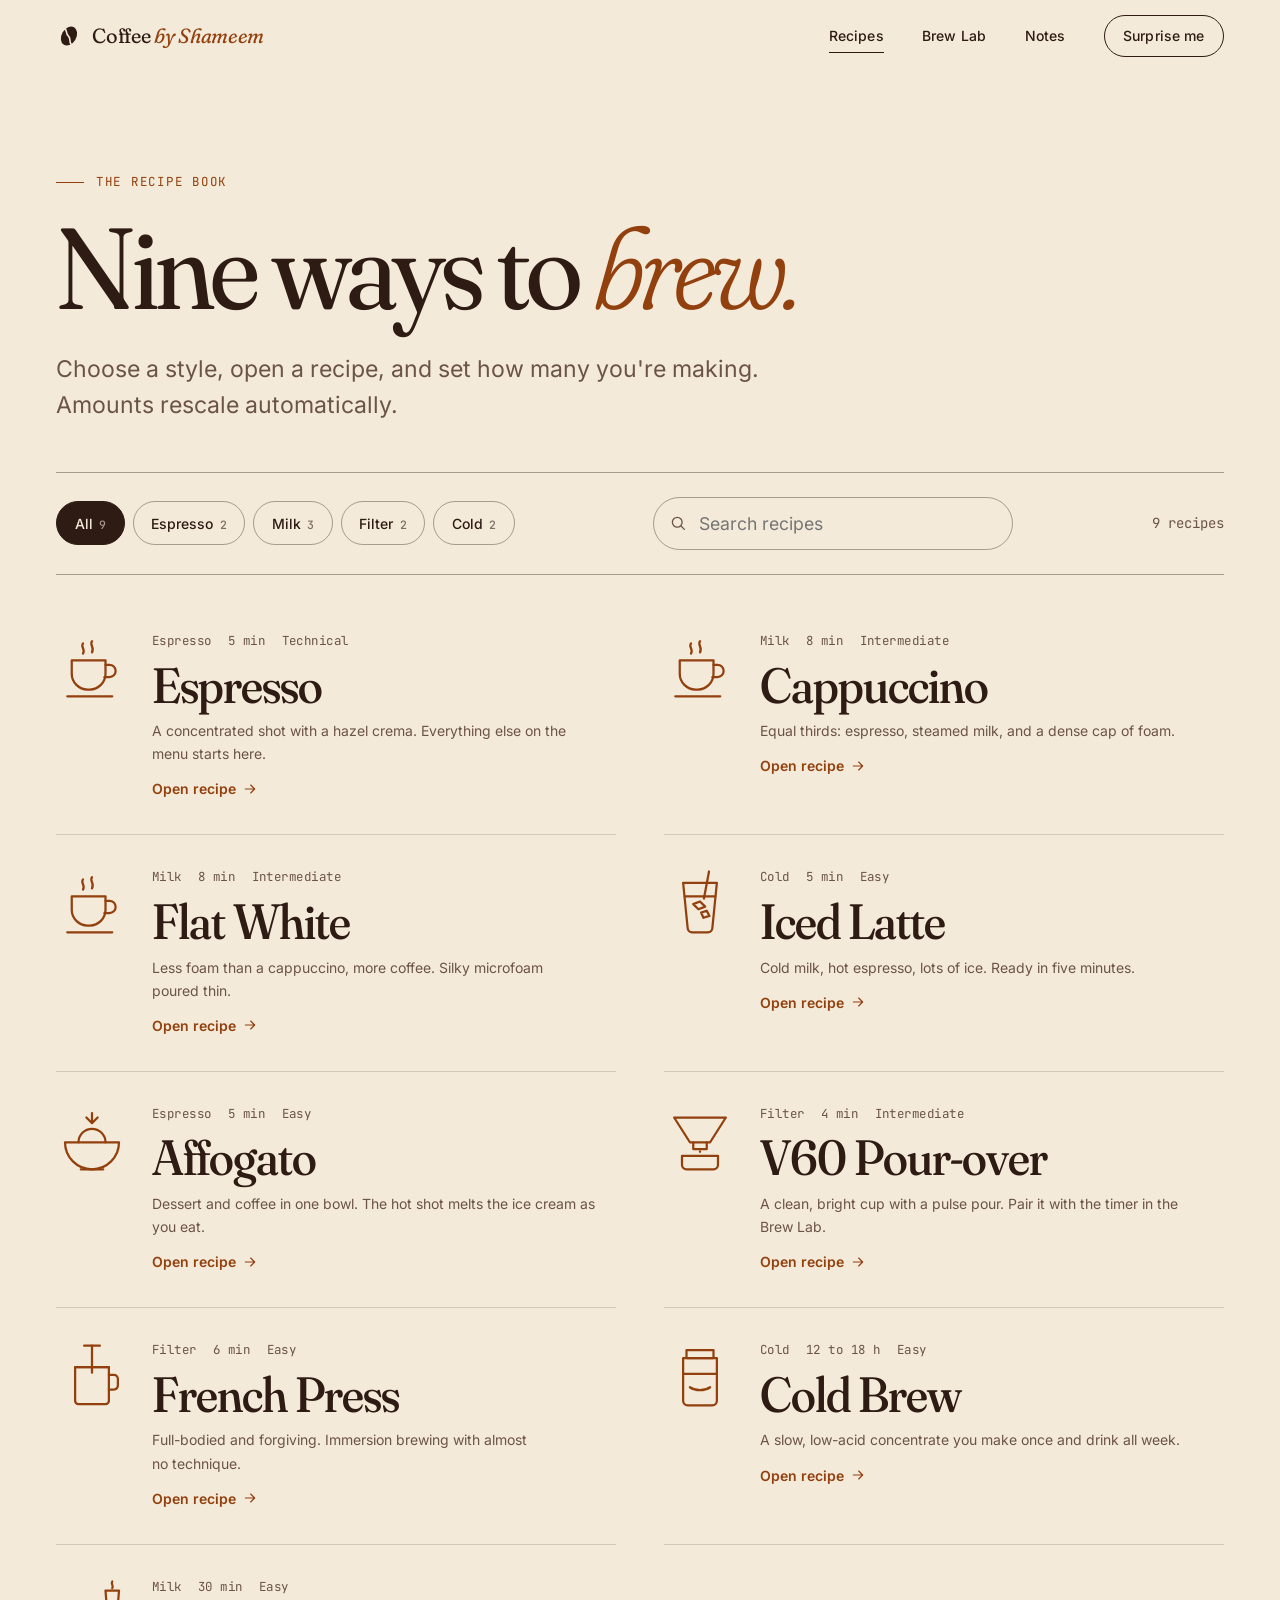
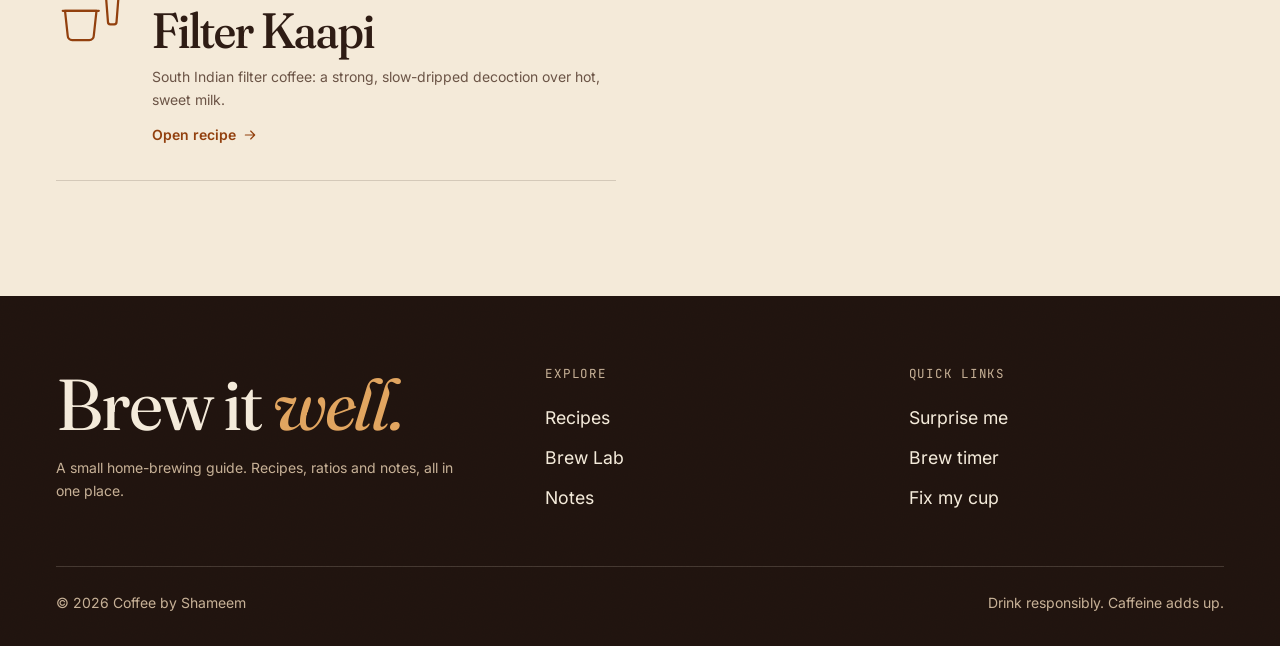
<file: recipes.html>
<!DOCTYPE html>
<html lang="en">
<head>
  <meta charset="UTF-8">
  <meta name="viewport" content="width=device-width, initial-scale=1">
  <title>Recipes — Coffee by Shameem</title>
  <meta name="description" content="Espresso, cappuccino, flat white, V60, French press, cold brew, filter kaapi and more. Filter by style and scale every recipe to your servings.">
  <meta name="theme-color" content="#f4ead9">
  <meta property="og:type" content="website">
  <meta property="og:title" content="Recipes — Coffee by Shameem">
  <meta property="og:description" content="Nine coffee recipes with scalable amounts and step-by-step methods.">
  <meta property="og:image" content="assets/og-image.png">
  <link rel="icon" href="assets/favicon.svg" type="image/svg+xml">
  <link rel="preload" href="assets/fonts/fraunces-latin-full-normal.woff2" as="font" type="font/woff2" crossorigin>
  <link rel="stylesheet" href="css/fonts.css">
  <link rel="stylesheet" href="css/tokens.css">
  <link rel="stylesheet" href="css/base.css">
  <link rel="stylesheet" href="css/components.css">
  <link rel="stylesheet" href="css/pages.css">
  <script>document.documentElement.classList.add('js');</script>
</head>
<body>
  <a class="skip-link" href="#main">Skip to content</a>

  <header class="site-header">
    <div class="wrap header-inner">
      <a class="brand" href="index.html" aria-label="Coffee by Shameem, home">
        <svg viewBox="0 0 32 32" aria-hidden="true"><ellipse cx="16" cy="16" rx="9" ry="12.5" transform="rotate(30 16 16)" fill="currentColor"/><path d="M10.5 6.2c4 3.4 1 6.6 4.6 9.7s.6 6.4 3.4 10" fill="none" stroke="var(--bg)" stroke-width="2" stroke-linecap="round"/></svg>
        <span>Coffee <em>by Shameem</em></span>
      </a>
      <button class="menu-btn" type="button" aria-expanded="false" aria-controls="site-nav" aria-label="Open menu"><span></span><span></span></button>
      <nav class="nav" id="site-nav" aria-label="Primary">
        <ul>
          <li><a href="recipes.html" aria-current="page">Recipes</a></li>
          <li><a href="brew-lab.html">Brew Lab</a></li>
          <li><a href="notes.html">Notes</a></li>
          <li><a class="nav-cta" href="recipes.html#random">Surprise me</a></li>
        </ul>
      </nav>
    </div>
  </header>

  <main id="main">
    <section class="page-head">
      <div class="wrap">
        <p class="eyebrow">The recipe book</p>
        <h1>Nine ways to <em>brew.</em></h1>
        <p class="lede">Choose a style, open a recipe, and set how many you're making. Amounts rescale automatically.</p>
      </div>
    </section>

    <section class="wrap" aria-label="Recipe library">
      <div class="toolbar">
        <div class="chips" id="filters" role="group" aria-label="Filter by style"></div>
        <div class="search">
          <svg viewBox="0 0 24 24" fill="none" stroke="currentColor" stroke-width="1.75" stroke-linecap="round" aria-hidden="true"><circle cx="11" cy="11" r="6.5"/><path d="M16 16l4.5 4.5"/></svg>
          <label class="visually-hidden" for="q">Search recipes</label>
          <input class="input" id="q" type="search" placeholder="Search recipes" autocomplete="off">
        </div>
        <p class="result-count" id="count" aria-live="polite"></p>
      </div>

      <noscript><p style="padding:2rem 0">Recipes need JavaScript to load. Please enable it and refresh.</p></noscript>
      <div class="recipe-list" id="list"></div>

      <div class="empty-state" id="empty">
        <h2>Nothing matches that.</h2>
        <p>Try a different word, or clear the filters to see every recipe.</p>
        <button class="btn btn--ghost" type="button" id="reset">Clear filters</button>
      </div>
    </section>

    <div style="height:var(--section-y)"></div>
  </main>

  <dialog class="dialog" id="recipe-dialog" aria-labelledby="rd-title">
    <button class="icon-btn dialog-close" type="button" id="rd-close" aria-label="Close recipe"></button>
    <div class="dialog-scroll" id="rd-content"></div>
  </dialog>

  <footer class="site-footer theme-dark grain">
    <div class="wrap">
      <div class="footer-top">
        <div class="footer-brand">
          <p class="footer-big">Brew it <em>well.</em></p>
          <p>A small home-brewing guide. Recipes, ratios and notes, all in one place.</p>
        </div>
        <nav class="footer-col" aria-label="Explore">
          <h2>Explore</h2>
          <a href="recipes.html">Recipes</a>
          <a href="brew-lab.html">Brew Lab</a>
          <a href="notes.html">Notes</a>
        </nav>
        <nav class="footer-col" aria-label="Quick links">
          <h2>Quick links</h2>
          <a href="recipes.html#random">Surprise me</a>
          <a href="brew-lab.html#timer">Brew timer</a>
          <a href="notes.html#fix">Fix my cup</a>
        </nav>
      </div>
      <div class="footer-bottom">
        <span>&copy; <span data-year>2026</span> Coffee by Shameem</span>
        <span>Drink responsibly. Caffeine adds up.</span>
      </div>
    </div>
  </footer>

  <script src="js/data.js"></script>
  <script src="js/main.js"></script>
  <script src="js/recipes.js"></script>
</body>
</html>
</file>
<file: css/fonts.css>
/* Self-hosted fonts (SIL Open Font License; see assets/fonts/LICENSE-*.txt).
   Latin subset only. Fraunces "full" carries the opsz, SOFT and WONK axes. */
@font-face {
  font-family: 'Fraunces';
  font-style: normal;
  font-weight: 100 900;
  font-display: swap;
  src: url('../assets/fonts/fraunces-latin-full-normal.woff2') format('woff2');
}
@font-face {
  font-family: 'Fraunces';
  font-style: italic;
  font-weight: 100 900;
  font-display: swap;
  src: url('../assets/fonts/fraunces-latin-full-italic.woff2') format('woff2');
}
@font-face {
  font-family: 'Inter';
  font-style: normal;
  font-weight: 100 900;
  font-display: swap;
  src: url('../assets/fonts/inter-latin-wght-normal.woff2') format('woff2');
}
@font-face {
  font-family: 'JetBrains Mono';
  font-style: normal;
  font-weight: 400;
  font-display: swap;
  src: url('../assets/fonts/jetbrains-mono-latin-400-normal.woff2') format('woff2');
}
@font-face {
  font-family: 'JetBrains Mono';
  font-style: normal;
  font-weight: 500;
  font-display: swap;
  src: url('../assets/fonts/jetbrains-mono-latin-500-normal.woff2') format('woff2');
}
</file>
<file: css/tokens.css>
/* ==========================================================================
   Coffee by Shameem — design tokens
   Palette seeded from the ui-ux-pro-max coffee/amber match (#92400E, #B45309),
   extended with a dark espresso ramp for the cinematic sections.
   ========================================================================== */

:root {
  /* Raw ramps ----------------------------------------------------------- */
  --espresso-950: #150d09;
  --espresso-900: #1f130e;
  --espresso-800: #2e1c14;
  --espresso-700: #412a1e;
  --espresso-600: #5a3b2a;

  --crema-50:  #fbf6ec;
  --crema-100: #f4ead9;
  --crema-200: #e8d7bb;
  --crema-300: #d6bf99;

  --caramel-700: #7a3409;
  --caramel-600: #92400e;
  --caramel-500: #b45309;
  --ember-400:   #e0a15c;
  --ember-300:   #ecbb85;

  --success: #3f7d4e;
  --danger:  #b3261e;

  /* Semantic (light / paper) ------------------------------------------- */
  --bg:          var(--crema-100);
  --bg-alt:      var(--crema-200);
  --surface:     var(--crema-50);
  --text:        var(--espresso-800);
  --text-muted:  #6b5446;           /* 5.8:1 on --bg */
  --line:        rgba(46, 28, 20, 0.16);
  --line-strong: rgba(46, 28, 20, 0.38);
  --accent:      var(--caramel-600); /* 6.4:1 on --bg */
  --accent-ink:  #ffffff;
  --accent-hover: var(--caramel-700);
  --focus:       var(--caramel-500);

  /* Type ---------------------------------------------------------------- */
  --font-display: 'Fraunces', 'Playfair Display', Georgia, 'Times New Roman', serif;
  --font-body:    'Inter', system-ui, -apple-system, 'Segoe UI', Roboto, sans-serif;
  --font-mono:    'JetBrains Mono', ui-monospace, 'SF Mono', Menlo, Consolas, monospace;

  --step--2: clamp(0.72rem, 0.70rem + 0.10vw, 0.78rem);
  --step--1: clamp(0.80rem, 0.78rem + 0.12vw, 0.88rem);
  --step-0:  clamp(1.00rem, 0.96rem + 0.20vw, 1.10rem);
  --step-1:  clamp(1.20rem, 1.12rem + 0.40vw, 1.45rem);
  --step-2:  clamp(1.50rem, 1.30rem + 1.00vw, 2.10rem);
  --step-3:  clamp(1.90rem, 1.50rem + 2.00vw, 3.10rem);
  --step-4:  clamp(2.40rem, 1.70rem + 3.50vw, 4.60rem);
  --step-5:  clamp(3.00rem, 1.60rem + 7.00vw, 7.40rem);

  /* Space (4px base) ---------------------------------------------------- */
  --space-1: 0.25rem;
  --space-2: 0.5rem;
  --space-3: 0.75rem;
  --space-4: 1rem;
  --space-5: 1.5rem;
  --space-6: 2rem;
  --space-7: 3rem;
  --space-8: 4.5rem;
  --space-9: 7rem;

  --section-y: clamp(4.5rem, 9vw, 8.5rem);
  --gutter:    clamp(1.25rem, 5vw, 3.5rem);
  --wrap:      1240px;
  --header-h:  72px;

  /* Shape & depth ------------------------------------------------------- */
  --radius-sm: 6px;
  --radius-md: 14px;
  --radius-lg: 28px;
  --radius-pill: 999px;
  --shadow-1: 0 1px 2px rgba(31, 19, 14, 0.08), 0 4px 14px rgba(31, 19, 14, 0.06);
  --shadow-2: 0 10px 40px rgba(21, 13, 9, 0.28);

  /* Motion -------------------------------------------------------------- */
  --ease-out: cubic-bezier(0.22, 1, 0.36, 1);
  --ease-in-out: cubic-bezier(0.65, 0, 0.35, 1);
  --dur-fast: 160ms;
  --dur-med: 280ms;
  --dur-slow: 720ms;
}

/* Dark / espresso scope ------------------------------------------------- */
.theme-dark {
  --bg:          var(--espresso-900);
  --bg-alt:      var(--espresso-800);
  --surface:     var(--espresso-800);
  --text:        var(--crema-100);
  --text-muted:  #c4ad92;            /* 8.9:1 on espresso-900 */
  --line:        rgba(244, 234, 217, 0.16);
  --line-strong: rgba(244, 234, 217, 0.4);
  --accent:      var(--ember-400);
  --accent-ink:  var(--espresso-950);
  --accent-hover: var(--ember-300);
  --focus:       var(--ember-300);
  background: var(--bg);
  color: var(--text);
}

.theme-latte {
  --bg:      var(--crema-200);
  --bg-alt:  var(--crema-300);
  --line:    rgba(46, 28, 20, 0.2);
  background: var(--bg);
  color: var(--text);
}
</file>
<file: css/base.css>
/* ==========================================================================
   Base: reset, typography, layout primitives, accessibility helpers
   ========================================================================== */

*, *::before, *::after { box-sizing: border-box; }
* { margin: 0; }

html {
  -webkit-text-size-adjust: 100%;
  text-size-adjust: 100%;
  scroll-padding-top: calc(var(--header-h) + 16px);
  scrollbar-color: var(--espresso-600) var(--crema-200);
  scrollbar-width: thin;
}
@media (prefers-reduced-motion: no-preference) {
  html { scroll-behavior: smooth; }
}

body {
  font-family: var(--font-body);
  font-size: var(--step-0);
  line-height: 1.65;
  color: var(--text);
  background: var(--bg);
  -webkit-font-smoothing: antialiased;
  text-rendering: optimizeLegibility;
  min-height: 100vh;
  min-height: 100dvh;
  display: flex;
  flex-direction: column;
}
body > main { flex: 1 0 auto; }
body.is-locked { overflow: hidden; }

::selection { background: var(--caramel-600); color: var(--crema-50); }

img, svg, video { display: block; max-width: 100%; }
button, input, select, textarea { font: inherit; color: inherit; }
button { cursor: pointer; background: none; border: 0; padding: 0; }
a { color: inherit; text-decoration-thickness: 1px; text-underline-offset: 0.2em; }
ul, ol { padding: 0; list-style: none; }

h1, h2, h3, h4 {
  font-family: var(--font-display);
  font-weight: 500;
  line-height: 1.04;
  letter-spacing: -0.02em;
  text-wrap: balance;
  font-variation-settings: 'opsz' 96, 'SOFT' 50;
}
p { text-wrap: pretty; max-width: 62ch; }

:focus-visible {
  outline: 2px solid var(--focus);
  outline-offset: 3px;
  border-radius: 4px;
}

/* Layout primitives ------------------------------------------------------ */
.wrap {
  width: 100%;
  max-width: calc(var(--wrap) + var(--gutter) * 2);
  margin-inline: auto;
  padding-inline: var(--gutter);
}
.section { padding-block: var(--section-y); position: relative; }

.eyebrow {
  font-family: var(--font-mono);
  font-size: var(--step--2);
  letter-spacing: 0.14em;
  text-transform: uppercase;
  color: var(--accent);
  display: inline-flex;
  align-items: center;
  gap: var(--space-3);
}
.eyebrow::before {
  content: '';
  width: 28px;
  height: 1px;
  background: currentColor;
}

.mono { font-family: var(--font-mono); font-feature-settings: 'zero' 1; }
.muted { color: var(--text-muted); }
.lede { font-size: var(--step-1); line-height: 1.55; color: var(--text-muted); max-width: 52ch; }

/* Accessibility helpers -------------------------------------------------- */
.visually-hidden {
  position: absolute !important;
  width: 1px; height: 1px;
  overflow: hidden;
  clip: rect(0 0 0 0);
  clip-path: inset(50%);
  white-space: nowrap;
}
.skip-link {
  position: fixed;
  top: 12px; left: 12px;
  z-index: 200;
  padding: 12px 18px;
  background: var(--crema-50);
  color: var(--espresso-900);
  border-radius: var(--radius-sm);
  font-weight: 600;
  transform: translateY(-160%);
  transition: transform var(--dur-fast) var(--ease-out);
}
.skip-link:focus { transform: translateY(0); }

/* Grain overlay (static, GPU-cheap) -------------------------------------- */
.grain::after {
  content: '';
  position: absolute;
  inset: 0;
  pointer-events: none;
  opacity: 0.09;
  mix-blend-mode: overlay;
  background-image: url("data:image/svg+xml;utf8,<svg xmlns='http://www.w3.org/2000/svg' width='180' height='180'><filter id='n'><feTurbulence type='fractalNoise' baseFrequency='0.85' numOctaves='2' stitchTiles='stitch'/><feColorMatrix values='0 0 0 0 1  0 0 0 0 1  0 0 0 0 1  0 0 0 0.9 0'/></filter><rect width='100%' height='100%' filter='url(%23n)'/></svg>");
}

/* Scroll reveal ---------------------------------------------------------- */
.js [data-reveal] {
  opacity: 0;
  transform: translateY(26px);
  transition: opacity var(--dur-slow) var(--ease-out), transform var(--dur-slow) var(--ease-out);
  transition-delay: calc(var(--i, 0) * 80ms);
}
.js [data-reveal].is-in { opacity: 1; transform: none; }

@media (prefers-reduced-motion: reduce) {
  *, *::before, *::after {
    animation-duration: 0.001ms !important;
    animation-iteration-count: 1 !important;
    transition-duration: 0.001ms !important;
    transition-delay: 0ms !important;
  }
  .js [data-reveal] { opacity: 1; transform: none; }
}
</file>
<file: css/components.css>
/* ==========================================================================
   Components: header, buttons, chips, forms, dialog, toast, footer
   ========================================================================== */

/* Header ------------------------------------------------------------------ */
.site-header {
  position: fixed;
  inset: 0 0 auto 0;
  z-index: 100;
  height: var(--header-h);
  color: var(--text);
  transition: background var(--dur-med) var(--ease-out), color var(--dur-med) var(--ease-out),
              box-shadow var(--dur-med) var(--ease-out), backdrop-filter var(--dur-med);
}
.site-header.is-scrolled {
  background: color-mix(in srgb, var(--bg) 88%, transparent);
  backdrop-filter: blur(14px) saturate(1.2);
  -webkit-backdrop-filter: blur(14px) saturate(1.2);
  box-shadow: 0 1px 0 var(--line);
}
/* Pages that open on a dark hero keep light text until the user scrolls */
.has-dark-hero .site-header:not(.is-scrolled),
.site-header.menu-open { color: var(--crema-100); }
.site-header.menu-open { background: transparent; box-shadow: none; backdrop-filter: none; }
.has-dark-hero .site-header.is-scrolled { color: var(--text); }
.has-dark-hero .site-header.is-scrolled.menu-open { color: var(--crema-100); }

.header-inner {
  height: 100%;
  display: flex;
  align-items: center;
  justify-content: space-between;
  gap: var(--space-5);
}

.brand {
  display: inline-flex;
  align-items: center;
  gap: 0.65rem;
  text-decoration: none;
  font-family: var(--font-display);
  font-size: 1.28rem;
  letter-spacing: -0.015em;
  font-variation-settings: 'opsz' 48, 'SOFT' 80;
  position: relative;
  z-index: 2;
}
.brand em { font-style: italic; color: var(--accent); }
.has-dark-hero .site-header:not(.is-scrolled) .brand em { color: var(--ember-400); }
.brand svg { width: 26px; height: 26px; flex: none; }

.nav ul { display: flex; align-items: center; gap: clamp(1.25rem, 3vw, 2.5rem); }
.nav a {
  position: relative;
  display: inline-block;
  padding-block: 0.6rem;
  text-decoration: none;
  font-size: var(--step--1);
  font-weight: 500;
  letter-spacing: 0.01em;
}
.nav a::after {
  content: '';
  position: absolute;
  left: 0; right: 0; bottom: 0.25rem;
  height: 1px;
  background: currentColor;
  transform: scaleX(0);
  transform-origin: left;
  transition: transform var(--dur-med) var(--ease-out);
}
.nav a:hover::after,
.nav a[aria-current='page']::after { transform: scaleX(1); }
.nav .nav-cta {
  padding: 0.55rem 1.15rem;
  border: 1px solid currentColor;
  border-radius: var(--radius-pill);
  transition: background var(--dur-fast), color var(--dur-fast);
}
.nav .nav-cta::after { display: none; }
.nav .nav-cta:hover { background: var(--accent); color: var(--accent-ink); border-color: var(--accent); }

.menu-btn {
  display: none;
  position: relative;
  z-index: 2;
  width: 48px; height: 48px;
  margin-right: -10px;
  border-radius: 50%;
}
.menu-btn span {
  position: absolute;
  left: 13px; right: 13px;
  height: 1.5px;
  background: currentColor;
  transition: transform var(--dur-med) var(--ease-out), top var(--dur-med) var(--ease-out);
}
.menu-btn span:nth-child(1) { top: 20px; }
.menu-btn span:nth-child(2) { top: 27px; }
.menu-open .menu-btn span:nth-child(1) { top: 23.5px; transform: rotate(45deg); }
.menu-open .menu-btn span:nth-child(2) { top: 23.5px; transform: rotate(-45deg); }

@media (max-width: 760px) {
  .menu-btn { display: block; }
  .nav {
    position: fixed;
    inset: 0;
    background: var(--espresso-950);
    display: flex;
    align-items: center;
    padding: var(--header-h) var(--gutter) var(--space-7);
    clip-path: circle(0 at calc(100% - 40px) 36px);
    visibility: hidden;
    transition: clip-path 620ms var(--ease-in-out), visibility 0s linear 620ms;
  }
  .menu-open .nav {
    clip-path: circle(160% at calc(100% - 40px) 36px);
    visibility: visible;
    transition: clip-path 620ms var(--ease-in-out), visibility 0s;
  }
  .nav ul { flex-direction: column; align-items: flex-start; gap: var(--space-3); width: 100%; }
  .nav li { width: 100%; border-bottom: 1px solid rgba(244, 234, 217, 0.14); }
  .nav a {
    font-family: var(--font-display);
    font-size: clamp(2.2rem, 10vw, 3.2rem);
    font-weight: 400;
    letter-spacing: -0.02em;
    padding-block: 0.7rem;
    display: block;
    color: var(--crema-100);
  }
  .nav a::after { display: none; }
  .nav a[aria-current='page'] { font-style: italic; color: var(--ember-400); }
  .nav .nav-cta { border: 0; border-radius: 0; padding: 0.7rem 0; }
  .nav .nav-cta:hover { background: none; color: var(--ember-400); }
}

/* Buttons ------------------------------------------------------------------ */
.btn {
  --btn-bg: var(--accent);
  --btn-fg: var(--accent-ink);
  display: inline-flex;
  align-items: center;
  justify-content: center;
  gap: 0.6rem;
  min-height: 52px;
  padding: 0.85rem 1.7rem;
  border-radius: var(--radius-pill);
  background: var(--btn-bg);
  color: var(--btn-fg);
  border: 1px solid var(--btn-bg);
  font-size: var(--step--1);
  font-weight: 600;
  letter-spacing: 0.02em;
  text-decoration: none;
  position: relative;
  overflow: hidden;
  isolation: isolate;
  transition: transform var(--dur-fast) var(--ease-out), background var(--dur-fast), border-color var(--dur-fast), color var(--dur-fast);
}
.btn svg { width: 18px; height: 18px; transition: transform var(--dur-med) var(--ease-out); }
.btn:hover { --btn-bg: var(--accent-hover); }
.btn:hover svg.arrow { transform: translateX(4px); }
.btn:active { transform: scale(0.97); }
.btn[disabled] { opacity: 0.5; cursor: not-allowed; transform: none; }

.btn--ghost {
  --btn-bg: transparent;
  --btn-fg: var(--text);
  border-color: var(--line-strong);
}
.btn--ghost:hover { --btn-bg: color-mix(in srgb, var(--text) 10%, transparent); border-color: var(--text); }
.btn--sm { min-height: 44px; padding: 0.6rem 1.2rem; }

.link-arrow {
  display: inline-flex;
  align-items: center;
  gap: 0.5rem;
  font-weight: 600;
  font-size: var(--step--1);
  letter-spacing: 0.02em;
  text-decoration: none;
  border-bottom: 1px solid currentColor;
  padding-bottom: 2px;
  color: var(--accent);
  min-height: 44px;
  align-items: center;
}
.link-arrow svg { width: 16px; height: 16px; transition: transform var(--dur-med) var(--ease-out); }
.link-arrow:hover svg { transform: translateX(4px); }

.icon-btn {
  width: 48px; height: 48px;
  display: inline-grid;
  place-items: center;
  border-radius: 50%;
  border: 1px solid var(--line-strong);
  transition: background var(--dur-fast), transform var(--dur-fast);
}
.icon-btn:hover { background: color-mix(in srgb, var(--text) 10%, transparent); }
.icon-btn:active { transform: scale(0.94); }
.icon-btn svg { width: 20px; height: 20px; }

/* Chips & segmented control ------------------------------------------------ */
.chips { display: flex; flex-wrap: wrap; gap: var(--space-2); }
.chip {
  min-height: 44px;
  padding: 0.5rem 1.1rem;
  border: 1px solid var(--line-strong);
  border-radius: var(--radius-pill);
  font-size: var(--step--1);
  font-weight: 500;
  transition: background var(--dur-fast), color var(--dur-fast), border-color var(--dur-fast);
}
.chip:hover { border-color: var(--text); }
.chip[aria-pressed='true'], .chip[aria-checked='true'] {
  background: var(--text);
  color: var(--bg);
  border-color: var(--text);
}
.chip .count { font-family: var(--font-mono); font-size: 0.72rem; opacity: 0.6; margin-left: 0.4rem; }

/* Forms --------------------------------------------------------------------- */
.field { display: grid; gap: var(--space-2); }
.field > label, .label {
  font-family: var(--font-mono);
  font-size: var(--step--2);
  letter-spacing: 0.1em;
  text-transform: uppercase;
  color: var(--text-muted);
}
.input {
  width: 100%;
  min-height: 52px;
  padding: 0.7rem 1rem;
  background: transparent;
  border: 1px solid var(--line-strong);
  border-radius: var(--radius-md);
  transition: border-color var(--dur-fast), box-shadow var(--dur-fast);
}
.input:hover { border-color: var(--text); }
.input:focus-visible { outline: none; border-color: var(--focus); box-shadow: 0 0 0 3px color-mix(in srgb, var(--focus) 30%, transparent); }
.input--num { font-family: var(--font-mono); font-size: var(--step-1); font-variant-numeric: tabular-nums; }
.input-unit { position: relative; }
.input-unit .input { padding-right: 3.2rem; }
.input-unit span {
  position: absolute; right: 1rem; top: 50%; transform: translateY(-50%);
  font-family: var(--font-mono); font-size: var(--step--1); color: var(--text-muted); pointer-events: none;
}
.search { position: relative; }
.search svg { position: absolute; left: 16px; top: 50%; width: 18px; height: 18px; transform: translateY(-50%); color: var(--text-muted); pointer-events: none; }
.search .input { padding-left: 2.8rem; border-radius: var(--radius-pill); }

input[type='range'] {
  -webkit-appearance: none; appearance: none;
  width: 100%; height: 44px; background: transparent; cursor: pointer;
}
input[type='range']::-webkit-slider-runnable-track { height: 2px; background: var(--line-strong); border-radius: 2px; }
input[type='range']::-moz-range-track { height: 2px; background: var(--line-strong); border-radius: 2px; }
input[type='range']::-webkit-slider-thumb {
  -webkit-appearance: none; width: 24px; height: 24px; margin-top: -11px;
  border-radius: 50%; background: var(--accent); border: 3px solid var(--bg);
  box-shadow: 0 0 0 1px var(--accent); transition: transform var(--dur-fast);
}
input[type='range']::-moz-range-thumb {
  width: 18px; height: 18px; border-radius: 50%; background: var(--accent);
  border: 3px solid var(--bg); box-shadow: 0 0 0 1px var(--accent);
}
input[type='range']:active::-webkit-slider-thumb { transform: scale(1.15); }

/* Accordion (native details) ------------------------------------------------ */
.accordion details { border-top: 1px solid var(--line); }
.accordion details:last-child { border-bottom: 1px solid var(--line); }
.accordion summary {
  list-style: none;
  display: flex;
  align-items: center;
  justify-content: space-between;
  gap: var(--space-4);
  min-height: 64px;
  padding-block: var(--space-4);
  cursor: pointer;
  font-family: var(--font-display);
  font-size: var(--step-1);
  font-variation-settings: 'opsz' 36, 'SOFT' 50;
}
.accordion summary::-webkit-details-marker { display: none; }
.accordion summary::after {
  content: '';
  width: 14px; height: 14px; flex: none;
  background:
    linear-gradient(currentColor, currentColor) center / 100% 1.5px no-repeat,
    linear-gradient(currentColor, currentColor) center / 1.5px 100% no-repeat;
  transition: transform var(--dur-med) var(--ease-out);
}
.accordion details[open] summary::after { transform: rotate(45deg); }
.accordion .answer { padding-bottom: var(--space-5); color: var(--text-muted); max-width: 60ch; }

/* Dialog -------------------------------------------------------------------- */
.dialog {
  width: min(960px, calc(100vw - 24px));
  max-height: calc(100dvh - 24px);
  padding: 0;
  border: 0;
  border-radius: var(--radius-lg);
  background: var(--surface);
  color: var(--text);
  box-shadow: var(--shadow-2);
  overflow: hidden;
}
.dialog[open] { animation: dialog-in 420ms var(--ease-out); }
.dialog::backdrop { background: rgba(21, 13, 9, 0.72); backdrop-filter: blur(4px); animation: fade-in 300ms ease; }
.dialog-close { position: absolute; top: 14px; right: 14px; z-index: 3; background: var(--surface); }
.dialog-scroll { max-height: calc(100dvh - 24px); overflow-y: auto; overscroll-behavior: contain; }

@keyframes dialog-in { from { opacity: 0; transform: translateY(24px) scale(0.98); } to { opacity: 1; transform: none; } }
@keyframes fade-in { from { opacity: 0; } to { opacity: 1; } }

/* Toast --------------------------------------------------------------------- */
.toast {
  position: fixed;
  left: 50%;
  bottom: 24px;
  z-index: 300;
  transform: translate(-50%, 24px);
  opacity: 0;
  pointer-events: none;
  padding: 0.85rem 1.4rem;
  background: var(--espresso-950);
  color: var(--crema-100);
  border-radius: var(--radius-pill);
  font-size: var(--step--1);
  box-shadow: var(--shadow-2);
  transition: opacity var(--dur-med), transform var(--dur-med) var(--ease-out);
}
.toast.is-on { opacity: 1; transform: translate(-50%, 0); }

/* Footer -------------------------------------------------------------------- */
.site-footer {
  padding-block: var(--space-8) var(--space-6);
  position: relative;
  overflow: hidden;
}
.footer-top {
  display: grid;
  grid-template-columns: 1.4fr 1fr 1fr;
  gap: var(--space-7);
  padding-bottom: var(--space-7);
  border-bottom: 1px solid var(--line);
}
.footer-brand p:not(.footer-big) { color: var(--text-muted); margin-top: var(--space-4); font-size: var(--step--1); }
.footer-big {
  font-family: var(--font-display);
  font-size: var(--step-4);
  line-height: 1;
  letter-spacing: -0.03em;
}
.footer-big em { color: var(--accent); }
.footer-col h2 { font-family: var(--font-mono); font-size: var(--step--2); letter-spacing: 0.14em; text-transform: uppercase; color: var(--text-muted); font-weight: 400; margin-bottom: var(--space-4); }
.footer-col a { display: block; padding-block: 0.35rem; text-decoration: none; min-height: 36px; }
.footer-col a:hover { color: var(--accent); }
.footer-bottom {
  display: flex; justify-content: space-between; flex-wrap: wrap; gap: var(--space-3);
  padding-top: var(--space-5);
  font-size: var(--step--1);
  color: var(--text-muted);
}
@media (max-width: 760px) {
  .footer-top { grid-template-columns: 1fr 1fr; }
  .footer-brand { grid-column: 1 / -1; }
}
</file>
<file: css/pages.css>
/* ==========================================================================
   Page-level compositions
   ========================================================================== */

/* ---- Hero (home) -------------------------------------------------------- */
.hero {
  --mx: 72%; --my: 42%;
  position: relative;
  min-height: 100svh;
  display: flex;
  flex-direction: column;
  justify-content: center;
  padding-top: calc(var(--header-h) + 24px);
  padding-bottom: var(--space-6);
  overflow: hidden;
  background:
    radial-gradient(560px circle at var(--mx) var(--my), rgba(224, 161, 92, 0.2), transparent 62%),
    radial-gradient(1000px circle at 88% 55%, rgba(90, 59, 42, 0.6), transparent 70%),
    var(--espresso-950);
}
.hero-grid {
  position: relative;
  z-index: 1;
  display: grid;
  grid-template-columns: minmax(0, 1.25fr) minmax(0, 1fr);
  align-items: center;
  gap: var(--space-6);
}
.hero h1 {
  font-size: var(--step-5);
  line-height: 0.96;
  letter-spacing: -0.035em;
  font-weight: 400;
  margin-block: var(--space-5) var(--space-6);
}
.hero h1 .l { display: block; overflow: hidden; padding-bottom: 0.12em; margin-bottom: -0.12em; }
.hero h1 .l > span {
  display: inline-block;
  transform: translateY(108%);
  animation: rise 1100ms var(--ease-out) forwards;
  animation-delay: calc(var(--i, 0) * 110ms + 180ms);
}
.hero h1 em { color: var(--ember-400); font-weight: 300; font-variation-settings: 'opsz' 144, 'SOFT' 100, 'WONK' 1; }
.hero .lede { color: #d4c1a8; margin-bottom: var(--space-6); }
.hero-cta { display: flex; flex-wrap: wrap; gap: var(--space-3); }
.hero .eyebrow, .hero .lede, .hero-cta, .hero-meta { opacity: 0; animation: fade-up 900ms var(--ease-out) forwards; }
.hero .eyebrow { animation-delay: 60ms; }
.hero .lede { animation-delay: 620ms; }
.hero-cta { animation-delay: 760ms; }
.hero-meta { animation-delay: 950ms; }

.hero-art { position: relative; justify-self: end; width: min(560px, 100%); aspect-ratio: 1; }
.hero-art [data-parallax] { width: 100%; height: 100%; transition: transform 200ms linear; will-change: transform; }
.hero-art svg { width: 100%; height: 100%; overflow: visible; }
.ripple { transform-origin: 300px 300px; animation: ripple 6s var(--ease-out) infinite; opacity: 0; }
.ripple:nth-of-type(2) { animation-delay: 2s; }
.ripple:nth-of-type(3) { animation-delay: 4s; }

.hero-meta {
  position: relative;
  z-index: 1;
  margin-top: var(--space-7);
  padding-top: var(--space-4);
  border-top: 1px solid var(--line);
  display: flex;
  flex-wrap: wrap;
  gap: var(--space-3) var(--space-7);
  font-family: var(--font-mono);
  font-size: var(--step--1);
  color: var(--text-muted);
}
.hero-meta b { color: var(--crema-100); font-weight: 500; margin-right: 0.5ch; }

@keyframes rise { to { transform: none; } }
@keyframes fade-up { from { opacity: 0; transform: translateY(18px); } to { opacity: 1; transform: none; } }
@keyframes ripple {
  0%   { opacity: 0; transform: scale(0.55); }
  15%  { opacity: 0.5; }
  100% { opacity: 0; transform: scale(1.18); }
}

@media (max-width: 900px) {
  .hero-grid { grid-template-columns: 1fr; }
  .hero-art { order: -1; justify-self: center; width: min(78vw, 380px); margin-bottom: var(--space-2); }
  .hero { justify-content: flex-start; }
}

/* ---- Method index -------------------------------------------------------- */
.split { display: grid; grid-template-columns: minmax(0, 5fr) minmax(0, 7fr); gap: var(--space-8); align-items: start; }
.split-head { position: sticky; top: calc(var(--header-h) + 32px); }
.split-head h2 { font-size: var(--step-4); margin-block: var(--space-4) var(--space-5); }
.index-list { border-bottom: 1px solid var(--line-strong); }
.index-row {
  position: relative;
  display: grid;
  grid-template-columns: 3.2rem 1fr auto 28px;
  align-items: center;
  gap: var(--space-4);
  min-height: 84px;
  padding-block: var(--space-4);
  border-top: 1px solid var(--line-strong);
  text-decoration: none;
  isolation: isolate;
  transition: padding var(--dur-med) var(--ease-out), color var(--dur-fast);
}
.index-row::before {
  content: '';
  position: absolute;
  inset: 0 calc(var(--gutter) * -0.4);
  background: var(--accent);
  opacity: 0.1;
  transform: scaleY(0);
  transform-origin: bottom;
  transition: transform var(--dur-med) var(--ease-out);
  z-index: -1;
  border-radius: var(--radius-sm);
}
.index-row:hover::before, .index-row:focus-visible::before { transform: scaleY(1); }
.index-row:hover { padding-left: var(--space-3); }
.index-row .num { font-family: var(--font-mono); font-size: var(--step--1); color: var(--text-muted); }
.index-row .name { font-family: var(--font-display); font-size: var(--step-2); letter-spacing: -0.015em; font-variation-settings: 'opsz' 60, 'SOFT' 60; transition: font-style 0s; }
.index-row:hover .name { font-style: italic; color: var(--accent); }
.index-row .meta { font-family: var(--font-mono); font-size: var(--step--1); color: var(--text-muted); text-align: right; }
.index-row svg { width: 22px; height: 22px; color: var(--accent); opacity: 0; transform: translateX(-8px); transition: opacity var(--dur-fast), transform var(--dur-med) var(--ease-out); }
.index-row:hover svg, .index-row:focus-visible svg { opacity: 1; transform: none; }
.index-foot { margin-top: var(--space-5); }

@media (max-width: 860px) {
  .split { grid-template-columns: 1fr; gap: var(--space-6); }
  .split-head { position: static; }
  .index-row { grid-template-columns: 2.4rem 1fr auto; }
  .index-row svg { display: none; }
}
@media (max-width: 460px) {
  .index-row .meta { display: none; }
  .index-row { grid-template-columns: 2.4rem 1fr; }
}

/* ---- Surprise me --------------------------------------------------------- */
.surprise-grid { display: grid; grid-template-columns: minmax(0, 5fr) minmax(0, 7fr); gap: var(--space-8); align-items: start; }
.surprise-grid h2 { font-size: var(--step-4); margin-block: var(--space-4) var(--space-5); }
.surprise-grid .btn { margin-top: var(--space-5); }
.pick-panel {
  min-height: 420px;
  padding: clamp(1.5rem, 4vw, 2.75rem);
  background: var(--surface);
  border-radius: var(--radius-lg);
  border: 1px solid var(--line);
  box-shadow: var(--shadow-1);
}
.pick-empty { display: grid; place-items: center; text-align: center; min-height: 340px; gap: var(--space-4); color: var(--text-muted); }
.pick-empty svg { width: 72px; height: 72px; color: var(--accent); opacity: 0.8; }
.pick-panel.is-swapping > * { animation: fade-up 520ms var(--ease-out) both; }
.pick-head { display: flex; gap: var(--space-4); align-items: center; margin-bottom: var(--space-5); }
.pick-head svg { width: 64px; height: 64px; color: var(--accent); flex: none; }
.pick-head h3 { font-size: var(--step-3); margin-top: var(--space-1); }
.tag-row { display: flex; flex-wrap: wrap; gap: var(--space-2) var(--space-4); font-family: var(--font-mono); font-size: var(--step--1); color: var(--text-muted); }
.pick-cols { display: grid; grid-template-columns: 1fr 1fr; gap: var(--space-6); margin-top: var(--space-5); }
.pick-cols h4 { font-family: var(--font-mono); font-size: var(--step--2); letter-spacing: 0.12em; text-transform: uppercase; color: var(--accent); font-weight: 500; margin-bottom: var(--space-3); }
.pick-cols li { padding-block: 0.35rem; border-bottom: 1px dashed var(--line); font-size: var(--step--1); }
.pick-cols ol { counter-reset: s; }
.pick-cols ol li { counter-increment: s; display: grid; grid-template-columns: 1.6rem 1fr; }
.pick-cols ol li::before { content: counter(s); font-family: var(--font-mono); color: var(--accent); }
.pick-foot { display: flex; flex-wrap: wrap; gap: var(--space-4); align-items: center; margin-top: var(--space-5); }
@media (max-width: 860px) {
  .surprise-grid { grid-template-columns: 1fr; gap: var(--space-6); }
  .pick-cols { grid-template-columns: 1fr; gap: var(--space-5); }
}

/* ---- Ratio dial (home teaser + brew lab visual) --------------------------- */
.dial-grid { display: grid; grid-template-columns: minmax(0, 5fr) minmax(0, 7fr); gap: var(--space-8); align-items: center; }
.dial-grid h2 { font-size: var(--step-4); margin-block: var(--space-4) var(--space-5); }
.dial-grid .link-arrow { margin-top: var(--space-5); }
.dial { padding: clamp(1.5rem, 3.5vw, 2.5rem); border: 1px solid var(--line); border-radius: var(--radius-lg); background: color-mix(in srgb, var(--espresso-950) 55%, transparent); }
.dial-top { display: flex; justify-content: space-between; align-items: end; gap: var(--space-4); flex-wrap: wrap; }
.dial-ratio { font-family: var(--font-display); font-size: var(--step-4); line-height: 1; font-variation-settings: 'opsz' 144, 'SOFT' 50; }
.dial-ratio small { font-family: var(--font-mono); font-size: var(--step--1); color: var(--text-muted); margin-left: 0.5rem; letter-spacing: 0; }
.dial-zone { font-family: var(--font-mono); font-size: var(--step--1); color: var(--accent); min-height: 1.6em; }
.bar { display: flex; height: 56px; margin-block: var(--space-5) var(--space-3); border-radius: var(--radius-md); overflow: hidden; background: var(--espresso-700); }
.bar .b-coffee { background: linear-gradient(90deg, #5a3320, #7a4a2c); min-width: 8px; transition: flex-basis 420ms var(--ease-out); position: relative; }
.bar .b-water { flex: 1; background: repeating-linear-gradient(135deg, rgba(224, 161, 92, 0.18) 0 2px, transparent 2px 10px); border-left: 2px solid var(--ember-400); }
.bar-legend { display: flex; justify-content: space-between; font-family: var(--font-mono); font-size: var(--step--1); color: var(--text-muted); }
.dial-controls { display: grid; grid-template-columns: 1fr 1fr; gap: var(--space-5); margin-top: var(--space-5); align-items: end; }
.dial-out { font-family: var(--font-mono); font-size: var(--step-3); font-variant-numeric: tabular-nums; line-height: 1; }
.dial-out small { font-size: var(--step--1); color: var(--text-muted); margin-left: 0.3rem; }
@media (max-width: 860px) { .dial-grid { grid-template-columns: 1fr; gap: var(--space-6); } }

/* ---- Margin notes --------------------------------------------------------- */
.notes-head { display: flex; justify-content: space-between; align-items: end; gap: var(--space-5); flex-wrap: wrap; margin-bottom: var(--space-7); }
.notes-head h2 { font-size: var(--step-4); max-width: 14ch; margin-top: var(--space-4); }
.margin-notes { display: grid; grid-template-columns: repeat(3, 1fr); }
.margin-note { padding: var(--space-5) var(--space-5) var(--space-5) 0; border-top: 1px solid var(--line-strong); }
.margin-note + .margin-note { padding-left: var(--space-5); border-left: 1px solid var(--line); }
.margin-note .mono { color: var(--accent); font-size: var(--step--1); }
.margin-note h3 { font-size: var(--step-2); margin-block: var(--space-3); }
.margin-note p { color: var(--text-muted); font-size: var(--step--1); line-height: 1.7; }
@media (max-width: 860px) {
  .margin-notes { grid-template-columns: 1fr; }
  .margin-note, .margin-note + .margin-note { padding: var(--space-5) 0; border-left: 0; }
}

/* ---- Inner page head -------------------------------------------------------- */
.page-head { padding-top: calc(var(--header-h) + clamp(3rem, 7vw, 6rem)); padding-bottom: var(--space-7); position: relative; overflow: hidden; }
.page-head h1 { font-size: var(--step-5); letter-spacing: -0.035em; font-weight: 400; margin-block: var(--space-4) var(--space-5); }
.page-head h1 em { color: var(--accent); font-weight: 300; font-variation-settings: 'opsz' 144, 'SOFT' 100, 'WONK' 1; }
.page-head .lede { margin-top: var(--space-2); }

/* ---- Recipes page ------------------------------------------------------------ */
.toolbar { display: flex; flex-wrap: wrap; justify-content: space-between; align-items: center; gap: var(--space-4); padding-block: var(--space-5); border-block: 1px solid var(--line-strong); position: sticky; top: var(--header-h); z-index: 20; background: var(--bg); }
.toolbar .search { flex: 1 1 260px; max-width: 360px; }
.result-count { font-family: var(--font-mono); font-size: var(--step--1); color: var(--text-muted); }
.recipe-list { display: grid; grid-template-columns: 1fr 1fr; column-gap: var(--space-7); margin-top: var(--space-5); }
.recipe-item {
  display: grid;
  grid-template-columns: 72px 1fr;
  gap: var(--space-5);
  align-items: start;
  width: 100%;
  text-align: left;
  padding: var(--space-6) var(--space-3) var(--space-6) 0;
  border-bottom: 1px solid var(--line);
  position: relative;
  transition: padding var(--dur-med) var(--ease-out), background var(--dur-fast);
}
.recipe-item:hover { background: color-mix(in srgb, var(--accent) 7%, transparent); padding-left: var(--space-3); }
.recipe-item .glyph { width: 72px; height: 72px; color: var(--accent); transition: transform var(--dur-med) var(--ease-out); }
.recipe-item:hover .glyph { transform: rotate(-6deg) scale(1.06); }
.recipe-item .glyph svg { width: 100%; height: 100%; }
.recipe-item h2 { font-size: var(--step-3); margin-block: var(--space-2); }
.recipe-item p { color: var(--text-muted); font-size: var(--step--1); }
.recipe-item .tag-row { font-size: var(--step--2); letter-spacing: 0.04em; }
.recipe-item .open { margin-top: var(--space-3); display: inline-flex; align-items: center; gap: 0.4rem; color: var(--accent); font-size: var(--step--1); font-weight: 600; }
.recipe-item .open svg { width: 16px; height: 16px; transition: transform var(--dur-med) var(--ease-out); }
.recipe-item:hover .open svg { transform: translateX(4px); }
.recipe-item[hidden] { display: none; }
.empty-state { display: none; padding: var(--space-8) 0; text-align: center; color: var(--text-muted); }
.empty-state.is-on { display: block; }
.empty-state h2 { font-size: var(--step-3); color: var(--text); margin-bottom: var(--space-3); }
.empty-state p { margin-inline: auto; margin-bottom: var(--space-5); }
@media (max-width: 860px) {
  .recipe-list { grid-template-columns: 1fr; }
  .recipe-item { grid-template-columns: 56px 1fr; gap: var(--space-4); }
  .recipe-item .glyph { width: 56px; height: 56px; }
  .toolbar { position: static; }
}

/* Recipe dialog internals */
.rd { display: grid; grid-template-columns: 300px minmax(0, 1fr); }
.rd-side { padding: clamp(1.5rem, 3vw, 2.5rem); display: flex; flex-direction: column; gap: var(--space-5); background: var(--espresso-900); color: var(--crema-100); }
.rd-side .glyph svg { width: 96px; height: 96px; color: var(--ember-400); }
.rd-side h2 { font-size: var(--step-3); }
.rd-side p { color: #c4ad92; font-size: var(--step--1); }
.rd-facts { margin-top: auto; border-top: 1px solid rgba(244, 234, 217, 0.16); }
.rd-facts div { display: flex; justify-content: space-between; gap: var(--space-3); padding-block: 0.7rem; border-bottom: 1px solid rgba(244, 234, 217, 0.16); font-size: var(--step--1); }
.rd-facts dt { color: #c4ad92; }
.rd-facts dd { font-family: var(--font-mono); text-align: right; }
.rd-main { padding: clamp(4.25rem, 6vw, 4.5rem) clamp(1.5rem, 3.5vw, 3rem) clamp(1.5rem, 3.5vw, 3rem); display: grid; gap: var(--space-6); align-content: start; }
.rd-main h3 { font-family: var(--font-mono); font-size: var(--step--2); letter-spacing: 0.14em; text-transform: uppercase; color: var(--accent); font-weight: 500; margin-bottom: var(--space-3); }
.rd-row { display: flex; align-items: center; justify-content: space-between; gap: var(--space-4); flex-wrap: wrap; }
.stepper { display: inline-flex; align-items: center; gap: var(--space-3); }
.stepper output { font-family: var(--font-mono); min-width: 7ch; text-align: center; font-variant-numeric: tabular-nums; }
.ing { position: relative; display: grid; grid-template-columns: 22px 5.5rem 1fr; gap: var(--space-3); align-items: baseline; padding-block: 0.7rem; border-bottom: 1px dashed var(--line); cursor: pointer; min-height: 44px; }
.ing input { position: absolute; opacity: 0; width: 1px; height: 1px; }
.ing-box { width: 20px; height: 20px; border: 1.5px solid var(--line-strong); border-radius: 5px; align-self: center; position: relative; transition: background var(--dur-fast), border-color var(--dur-fast); }
.ing-box::after { content: ''; position: absolute; left: 6px; top: 2px; width: 5px; height: 10px; border: solid var(--accent-ink); border-width: 0 2px 2px 0; transform: rotate(45deg) scale(0); transition: transform var(--dur-fast) var(--ease-out); }
.ing input:checked + .ing-box { background: var(--accent); border-color: var(--accent); }
.ing input:checked + .ing-box::after { transform: rotate(45deg) scale(1); }
.ing input:focus-visible + .ing-box { outline: 2px solid var(--focus); outline-offset: 3px; }
.ing input:checked ~ .ing-name, .ing input:checked ~ .amt { color: var(--text-muted); text-decoration: line-through; text-decoration-thickness: 1px; }
.amt { font-family: var(--font-mono); font-weight: 500; font-variant-numeric: tabular-nums; }
.amt small { font-size: 0.78em; margin-left: 0.2rem; color: var(--text-muted); }
.amt--free { color: var(--text-muted); font-weight: 400; font-size: var(--step--1); }
.steps { counter-reset: st; }
.steps li { counter-increment: st; display: grid; grid-template-columns: 2.6rem 1fr; gap: var(--space-3); padding-block: var(--space-3); }
.steps li::before { content: counter(st, decimal-leading-zero); font-family: var(--font-display); font-size: var(--step-2); color: var(--accent); line-height: 1.1; }
.tip { padding: var(--space-4) var(--space-5); border-left: 3px solid var(--accent); background: color-mix(in srgb, var(--accent) 9%, transparent); border-radius: 0 var(--radius-md) var(--radius-md) 0; font-size: var(--step--1); }
.tip b { font-family: var(--font-mono); font-weight: 500; font-size: var(--step--2); letter-spacing: 0.12em; text-transform: uppercase; color: var(--accent); display: block; margin-bottom: 0.3rem; }
.rd-actions { display: flex; flex-wrap: wrap; gap: var(--space-3); justify-content: space-between; }
@media (max-width: 760px) {
  .rd { grid-template-columns: 1fr; }
  .rd-side { padding-top: 4.5rem; }
  .rd-side .glyph svg { width: 64px; height: 64px; }
  .ing { grid-template-columns: 22px 4.5rem 1fr; }
}

/* ---- Brew Lab ----------------------------------------------------------------- */
.lab-block { display: grid; grid-template-columns: minmax(0, 5fr) minmax(0, 7fr); gap: var(--space-8); align-items: start; }
.lab-block h2 { font-size: var(--step-4); margin-block: var(--space-4) var(--space-5); }
.lab-controls { display: grid; gap: var(--space-5); }
.pair { display: grid; grid-template-columns: 1fr 1fr; gap: var(--space-4); }
.readout { padding: clamp(1.5rem, 3.5vw, 2.75rem); border-radius: var(--radius-lg); background: var(--espresso-900); color: var(--crema-100); position: relative; overflow: hidden; }
.readout .dial-top { align-items: start; }
.readout-note { margin-top: var(--space-5); padding-top: var(--space-4); border-top: 1px solid var(--line); color: #c4ad92; font-size: var(--step--1); min-height: 4.5em; }
.readout .bar { margin-top: var(--space-6); }

/* Timer */
.timer-wrap { display: grid; grid-template-columns: minmax(0, 6fr) minmax(0, 6fr); gap: var(--space-8); align-items: start; }
.timer-face { padding: clamp(1.5rem, 3.5vw, 2.75rem); border: 1px solid var(--line); border-radius: var(--radius-lg); background: color-mix(in srgb, var(--espresso-950) 60%, transparent); text-align: left; }
.timer-clock { font-family: var(--font-mono); font-size: clamp(3.6rem, 12vw, 7rem); line-height: 1; letter-spacing: -0.04em; font-variant-numeric: tabular-nums; font-weight: 400; margin-block: var(--space-3) var(--space-4); }
.timer-now { min-height: 4.6em; margin-bottom: var(--space-5); }
.timer-now .now-label { font-family: var(--font-display); font-size: var(--step-2); display: block; color: var(--ember-400); }
.timer-now .now-hint { color: var(--text-muted); font-size: var(--step--1); }
.progress { height: 4px; background: var(--espresso-700); border-radius: 4px; overflow: hidden; margin-block: var(--space-4) var(--space-5); }
.progress > i { display: block; height: 100%; width: 0; background: var(--ember-400); }
.timer-actions { display: flex; flex-wrap: wrap; gap: var(--space-3); align-items: center; }
.toggle { display: inline-flex; align-items: center; gap: var(--space-3); min-height: 44px; cursor: pointer; font-size: var(--step--1); color: var(--text-muted); margin-left: auto; }
.toggle input { position: absolute; opacity: 0; }
.toggle .sw { width: 40px; height: 24px; border-radius: 24px; background: var(--espresso-700); position: relative; transition: background var(--dur-fast); }
.toggle .sw::after { content: ''; position: absolute; top: 3px; left: 3px; width: 18px; height: 18px; border-radius: 50%; background: var(--crema-100); transition: transform var(--dur-med) var(--ease-out); }
.toggle input:checked + .sw { background: var(--caramel-500); }
.toggle input:checked + .sw::after { transform: translateX(16px); }
.toggle input:focus-visible + .sw { outline: 2px solid var(--focus); outline-offset: 3px; }
.stage-list { border-top: 1px solid var(--line-strong); margin-top: var(--space-5); }
.stage { display: grid; grid-template-columns: 4.2rem 1fr auto; gap: var(--space-4); align-items: baseline; padding-block: var(--space-4); border-bottom: 1px solid var(--line); color: var(--text-muted); transition: color var(--dur-med), padding var(--dur-med) var(--ease-out), background var(--dur-med); }
.stage .t { font-family: var(--font-mono); font-variant-numeric: tabular-nums; }
.stage .n { font-family: var(--font-display); font-size: var(--step-1); }
.stage .w { font-family: var(--font-mono); font-size: var(--step--1); }
.stage.is-active { color: var(--crema-100); padding-left: var(--space-3); background: linear-gradient(90deg, rgba(224, 161, 92, 0.16), transparent); }
.stage.is-active .t, .stage.is-active .w { color: var(--ember-400); }
.stage.is-done { opacity: 0.55; }
@media (max-width: 900px) {
  .lab-block, .timer-wrap { grid-template-columns: 1fr; gap: var(--space-6); }
}

/* Grind guide */
.grind-scale { display: grid; grid-template-columns: repeat(5, 1fr); gap: var(--space-3); margin-block: var(--space-6) var(--space-5); }
.grind {
  --dot: 4px;
  text-align: left;
  border: 1px solid var(--line-strong);
  border-radius: var(--radius-md);
  overflow: hidden;
  transition: border-color var(--dur-fast), transform var(--dur-med) var(--ease-out), box-shadow var(--dur-med);
  background: var(--surface);
}
.grind:hover { transform: translateY(-3px); }
.grind .swatch {
  display: block;
  height: 120px;
  background-color: #3a2418;
  background-image: radial-gradient(circle at 50% 50%, #8a5a3a 0 38%, transparent 42%), radial-gradient(circle at 25% 70%, #b07a50 0 24%, transparent 28%);
  background-size: calc(var(--dot) * 2.6) calc(var(--dot) * 2.6), calc(var(--dot) * 3.4) calc(var(--dot) * 3.4);
}
.grind .g-name { display: block; padding: var(--space-3) var(--space-3) var(--space-1); font-weight: 600; font-size: var(--step--1); }
.grind .g-sub { display: block; padding: 0 var(--space-3) var(--space-3); font-family: var(--font-mono); font-size: var(--step--2); color: var(--text-muted); }
.grind[aria-pressed='true'] { border-color: var(--accent); box-shadow: 0 0 0 2px var(--accent); }
.grind-detail { padding: var(--space-5) var(--space-6); border-radius: var(--radius-md); background: var(--bg-alt); display: grid; grid-template-columns: 1fr 1.4fr; gap: var(--space-6); }
.grind-detail h3 { font-size: var(--step-2); }
.grind-detail p { color: var(--text-muted); font-size: var(--step--1); }
@media (max-width: 760px) {
  .grind-scale { grid-template-columns: repeat(5, minmax(120px, 1fr)); overflow-x: auto; padding-bottom: var(--space-3); scroll-snap-type: x mandatory; }
  .grind { scroll-snap-align: start; }
  .grind-detail { grid-template-columns: 1fr; gap: var(--space-3); }
}

/* ---- Notes page ------------------------------------------------------------------ */
.roast-tabs { display: grid; grid-template-columns: repeat(3, 1fr); gap: 0; margin-top: var(--space-6); border: 1px solid var(--line-strong); border-radius: var(--radius-pill); overflow: hidden; }
.roast-tab { min-height: 64px; font-family: var(--font-display); font-size: var(--step-1); position: relative; transition: color var(--dur-fast); }
.roast-tab + .roast-tab { border-left: 1px solid var(--line-strong); }
.roast-tab[aria-selected='true'] { color: var(--crema-50); }
.roast-tab::before { content: ''; position: absolute; inset: 0; z-index: -1; background: var(--c); opacity: 0; transition: opacity var(--dur-med); }
.roast-tab[aria-selected='true']::before { opacity: 1; }
.roast-tabs { isolation: isolate; }
.roast-panel { display: grid; grid-template-columns: minmax(0, 6fr) minmax(0, 5fr); gap: var(--space-8); margin-top: var(--space-7); align-items: start; }
.roast-panel h3 { font-size: var(--step-3); margin-bottom: var(--space-4); }
.roast-panel p { color: var(--text-muted); }
.traits { display: grid; gap: var(--space-4); }
.trait { display: grid; grid-template-columns: 6.5rem 1fr; gap: var(--space-4); align-items: center; }
.trait .label { font-size: var(--step--2); }
.pips { display: flex; gap: 6px; }
.pips i { flex: 1; height: 8px; border-radius: 8px; background: var(--line); transition: background var(--dur-med) var(--ease-out); transition-delay: calc(var(--k) * 45ms); }
.pips i.on { background: var(--accent); }
.fine-print { margin-top: var(--space-4); font-size: var(--step--1); color: var(--text-muted); }
@media (max-width: 860px) { .roast-panel { grid-template-columns: 1fr; gap: var(--space-5); } }

.fix-grid { display: grid; grid-template-columns: minmax(0, 5fr) minmax(0, 7fr); gap: var(--space-8); align-items: start; }
.fix-grid h2 { font-size: var(--step-4); margin-block: var(--space-4) var(--space-5); }
.fix-panel { padding: clamp(1.5rem, 3.5vw, 2.5rem); background: var(--espresso-800); border: 1px solid var(--line); border-radius: var(--radius-lg); min-height: 340px; }
.fix-panel h3 { font-size: var(--step-3); margin-bottom: var(--space-3); }
.fix-panel h4 { font-family: var(--font-mono); font-size: var(--step--2); letter-spacing: 0.14em; text-transform: uppercase; color: var(--accent); font-weight: 500; margin-block: var(--space-5) var(--space-3); }
.fix-panel li { padding-block: 0.55rem; border-bottom: 1px dashed var(--line); display: grid; grid-template-columns: 1.4rem 1fr; }
.fix-panel li::before { content: '→'; color: var(--accent); font-family: var(--font-mono); }
.fix-panel p { color: var(--text-muted); }
.fix-panel.is-swapping > * { animation: fade-up 480ms var(--ease-out) both; }
@media (max-width: 860px) { .fix-grid { grid-template-columns: 1fr; gap: var(--space-6); } }

/* ---- 404 ------------------------------------------------------------------------------ */
.lost { min-height: 100svh; display: grid; align-items: center; padding-top: var(--header-h); position: relative; overflow: hidden; }
.lost-grid { display: grid; grid-template-columns: 1.2fr 1fr; gap: var(--space-7); align-items: center; }
.lost h1 { font-size: var(--step-5); font-weight: 400; margin-block: var(--space-4); }
.lost h1 em { color: var(--ember-400); font-weight: 300; }
.lost .lede { color: #d4c1a8; margin-bottom: var(--space-6); }
.lost-art { width: min(380px, 70%); justify-self: center; color: var(--ember-400); }
@media (max-width: 760px) { .lost-grid { grid-template-columns: 1fr; } .lost-art { order: -1; width: 160px; justify-self: start; } }
</file>
